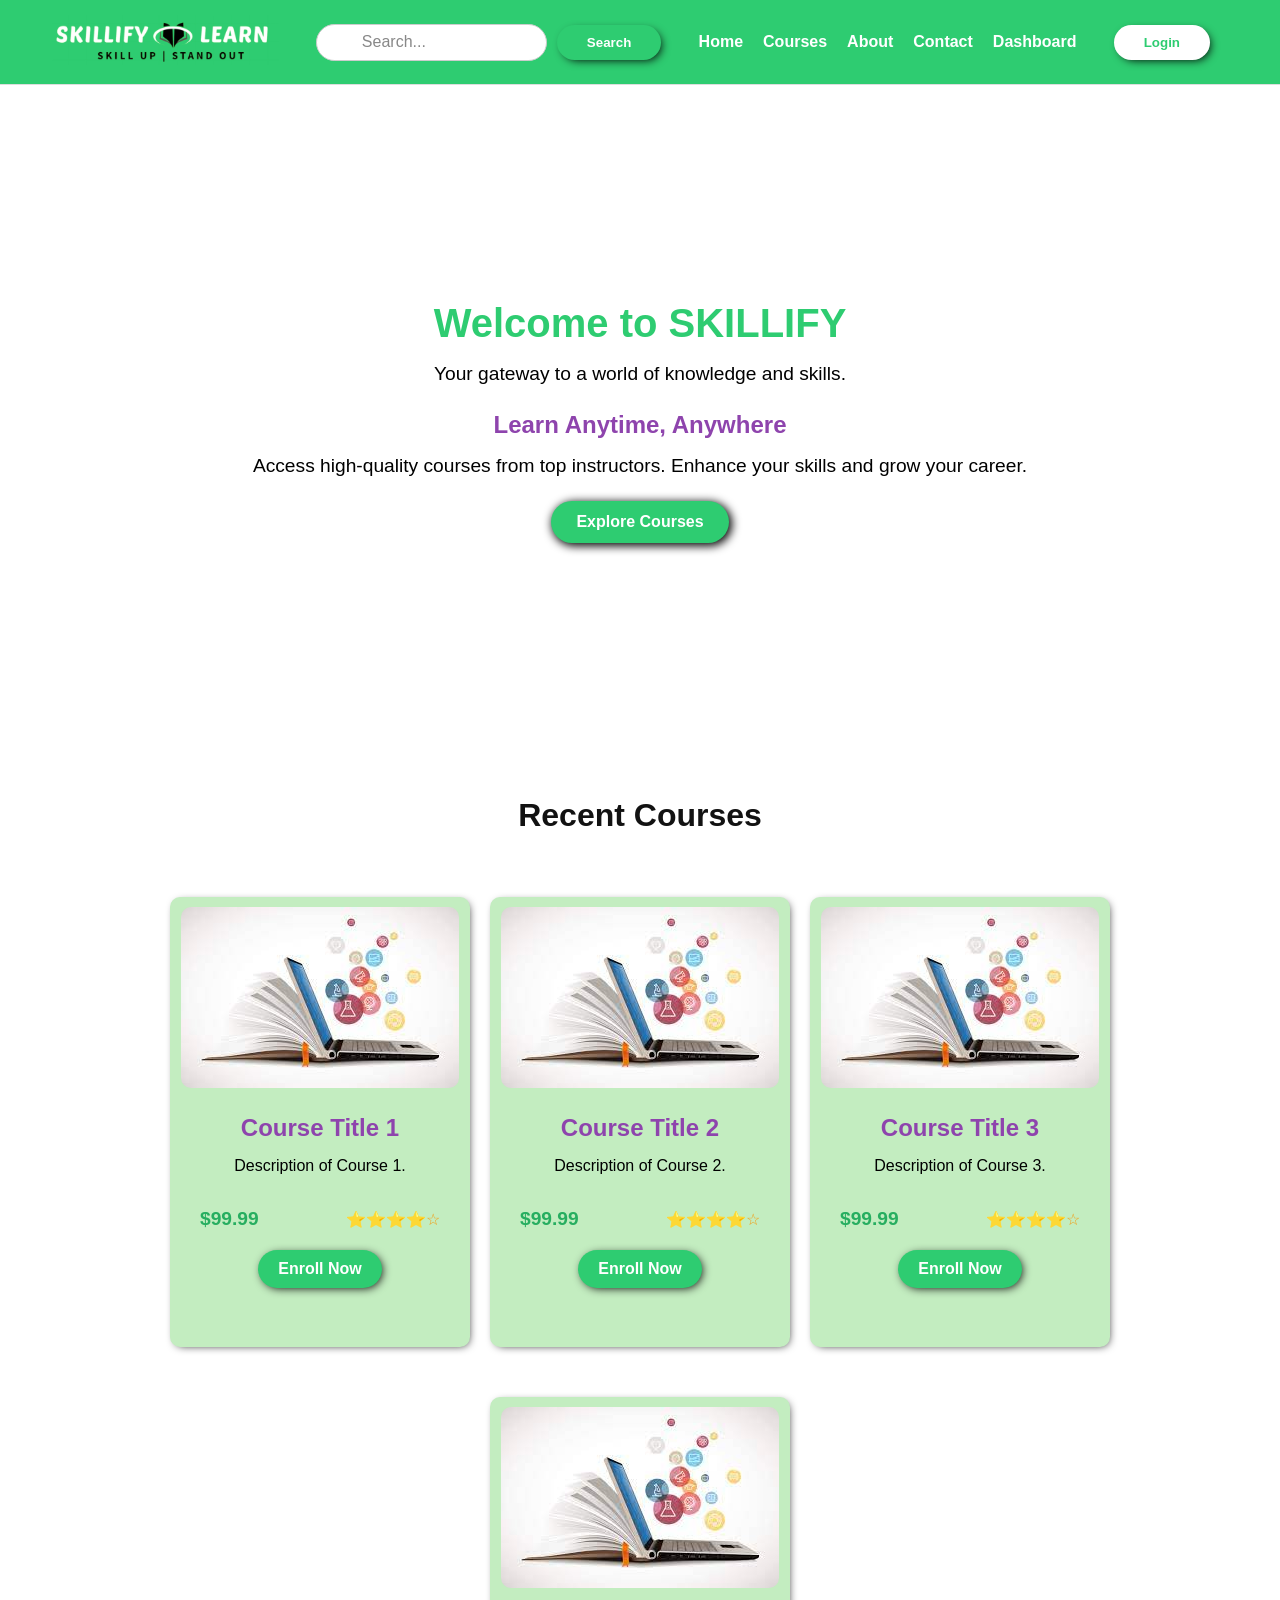
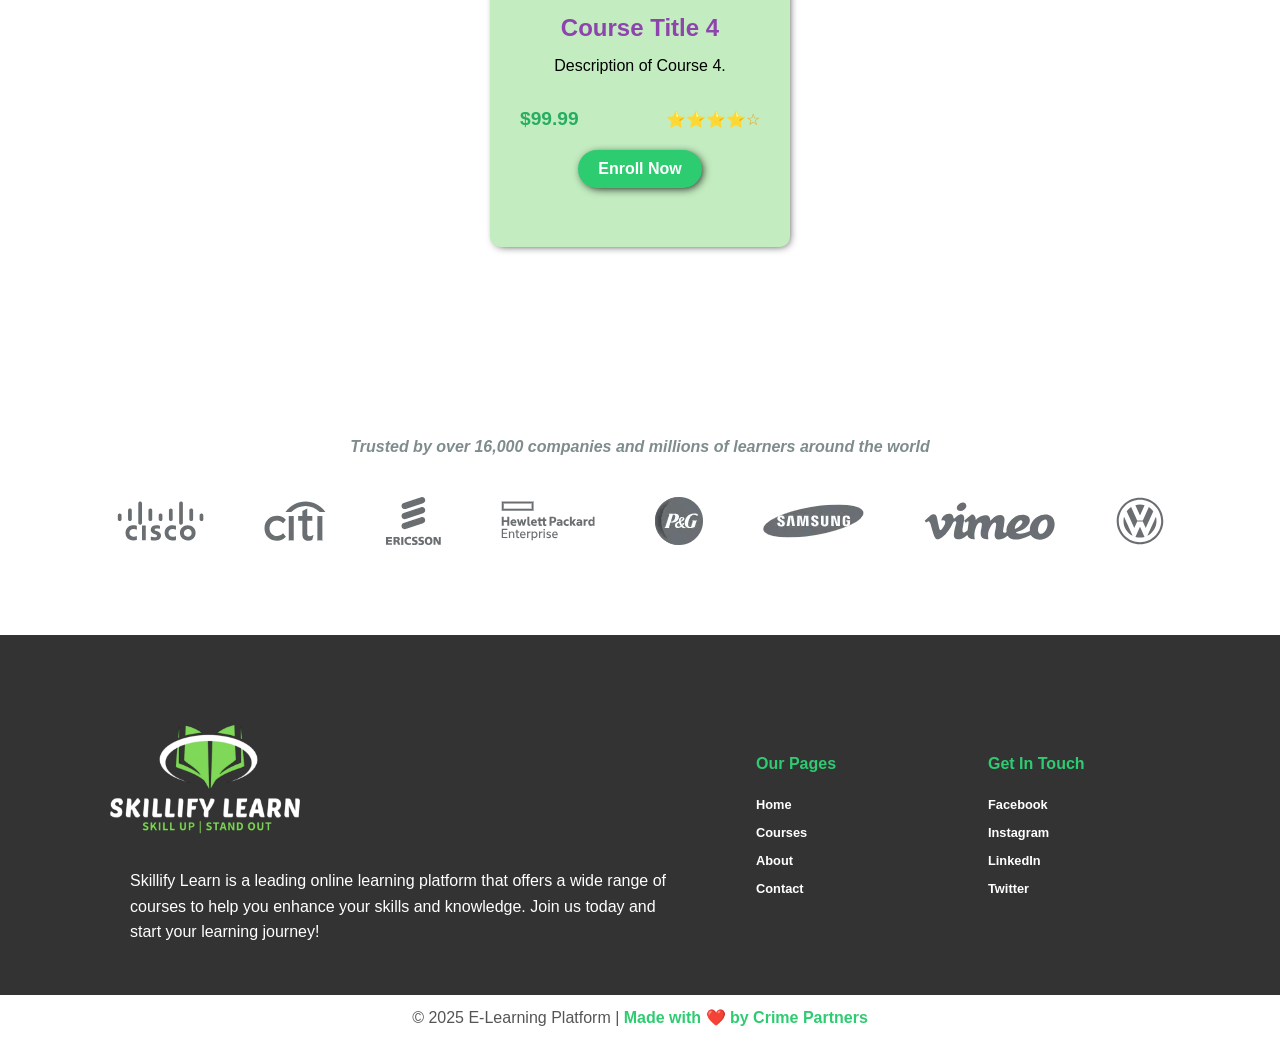
<file: index.html>
<!DOCTYPE html>
<html lang="en">
<head>
    <meta charset="UTF-8">
    <meta name="viewport" content="width=device-width, initial-scale=1.0">
    <title>SKILLIFY</title>
    <link rel="stylesheet" href="stylesheet.css">
</head>
<body>
    <!-- Header Section -->
    <header class="header">
        <div class="logo">
            <a href="index.html">
                <img src="web_logo.png" alt="Logo"></a>
        </div>
      
        <div class="search-toggle" id="search">🔍</div>
      
        <div class="search-bar" id="search-bar">
          <input type="text" placeholder="Search...">
          <button>Search</button>
        </div>
      
        <nav class="navbar" id="navbar">
          <ul class="nav-menu">
                <li><a href="index.html">Home</a></li>
                <li><a href="course list.html">Courses</a></li>
                <li><a href="about.html">About</a></li>
                <li><a href="contact us.html">Contact</a></li>
                <li><a href="dashboard.html">Dashboard</a></li>

            </ul>
            
        </nav>
        
        <div class="menu-toggle" id="mobile-menu">
            ☰
          </div>
          
        <div class="auth-btn">
            <a href ="login.html">
          <button>Login</button>
          </a>
        </div>
        
        
    </header>

    
    <!-- Main Content -->
    <main class="main-content" >
        <div>
        
        <h2>Welcome to SKILLIFY</h2>
        <p>Your gateway to a world of knowledge and skills.</p>
            <h3 >Learn Anytime, Anywhere</h3>
        <p>Access high-quality courses from top instructors. Enhance your skills and grow your career.</p>
        <a href="course list.html">
            <button class="explore-btn">Explore Courses</button>
        </a>
        
        </div>

        
    </main>

    <section class="RecentCourses">
        <h2>Recent Courses </h2>
        <div class="course-list">
        
        <div class="course-card">
            <img src="[data-uri]" alt="Course 1" class="course-image">
            <h3>Course Title 1</h3>
            <p>Description of Course 1.</p>
            <div class="course-price-rating">
                <span class="course-price">$99.99</span> <!-- Add the price here -->
                <span class="course-rating">⭐⭐⭐⭐☆</span> <!-- Add the rating here -->
            </div>
            <button class="enroll-btn">Enroll Now</button>
        </div>
        <div class="course-card">
            <img src="[data-uri]" alt="Course 1" class="course-image">
            <h3>Course Title 2</h3>
            <p>Description of Course 2.</p>
            <div class="course-price-rating">
                <span class="course-price">$99.99</span> <!-- Add the price here -->
                <span class="course-rating">⭐⭐⭐⭐☆</span> <!-- Add the rating here -->
            </div>
            <button class="enroll-btn">Enroll Now</button>
        </div>
        <div class="course-card">
            <img src="[data-uri]" alt="Course 1" class="course-image">
            <h3>Course Title 3</h3>
            <p>Description of Course 3.</p>
            <div class="course-price-rating">
                <span class="course-price">$99.99</span> <!-- Add the price here -->
                <span class="course-rating">⭐⭐⭐⭐☆</span> <!-- Add the rating here -->
            </div>
            <button class="enroll-btn">Enroll Now</button>
        </div>
        <div class="course-card">
            <img src="[data-uri]" alt="Course 1" class="course-image">
            <h3>Course Title 4</h3>
            <p>Description of Course 4.</p>
            <div class="course-price-rating">
                <span class="course-price">$99.99</span> <!-- Add the price here -->
                <span class="course-rating">⭐⭐⭐⭐☆</span> <!-- Add the rating here -->
            </div>
            <button class="enroll-btn">Enroll Now</button>
        </div>
        
        <!-- Add more course cards as needed -->
        </div>
    </section>

    </div>

    <div class="company-section">
        <h6>Trusted by over 16,000 companies and millions of learners around the world </h6>
        <div class="logos-container">
            <img src="images/cisco_logo.webp" alt="Company 1" class="company-logo">
            <img src="images/citi_logo.webp" alt="Company 2" class="company-logo">
            <img src="images/ericsson_logo.webp" alt="Company 3" class="company-logo">
            <img src="images/hewlett_packard_enterprise_logo.webp" alt="Company 4" class="company-logo">
            <img src="images/procter_gamble_logo.webp" alt="Company 5" class="company-logo">
            <img src="images/samsung_logo.webp" alt="Company 6" class="company-logo">
            <img src="images/vimeo_logo_resized-2.webp" alt="Company 7" class="company-logo">
            <img src="images/volkswagen_logo.webp" alt="Company 8" class="company-logo">
        </div>
        
    </div>
    


    <!-- Footer Section -->
    <footer >
        <div class="footer-container">
            <div style="width: 60%;">
                <img src="footer_logo.png" alt="skillify logo" class="footer-logo">
                <p>Skillify Learn is a leading online learning platform that offers a wide range of courses to help you enhance your skills and knowledge. Join us today and start your learning journey!</p>
            </div>
            <div style="width: 20%;">
                <h4>Our Pages</h4>
                <ul class="footer-list">
                    <li><a href="index.html">Home</a></li>
                    <li><a href="course list.html">Courses</a></li>
                    <li><a href="about.html">About</a></li>
                    <li><a href="contact us.html">Contact</a></li>
                </ul>
            </div>
            <div style="width: 20%;">
                <h4>Get In Touch</h4>
                <ul class="footer-list">
                    <li><a href="#">Facebook</a></li>
                    <li><a href="#">Instagram</a></li>
                    <li><a href="#">LinkedIn</a></li>
                    <li><a href="#">Twitter</a></li>
                </ul>
            </div>
            
            
                
        </div>
        <p>&copy; 2025 E-Learning Platform | <span>Made with ❤️ by Crime Partners</span></p>
    </footer>


    <script>
        // Mobile menu toggle
        const menuToggle = document.getElementById('mobile-menu');
        const navbar = document.getElementById('navbar');
        menuToggle.addEventListener('click', () => {
          navbar.classList.toggle('active');
        });
      
        // Search bar toggle
        const searchToggle = document.getElementById('search');
        console.log(searchToggle);
        
        const searchBar = document.querySelector('.search-bar');
        console.log(searchBar);
        
        searchToggle.addEventListener('click', (e) => {
            
          searchBar.classList.toggle('active');
        });
      </script>
      
      


    
</body>
</html>
</file>
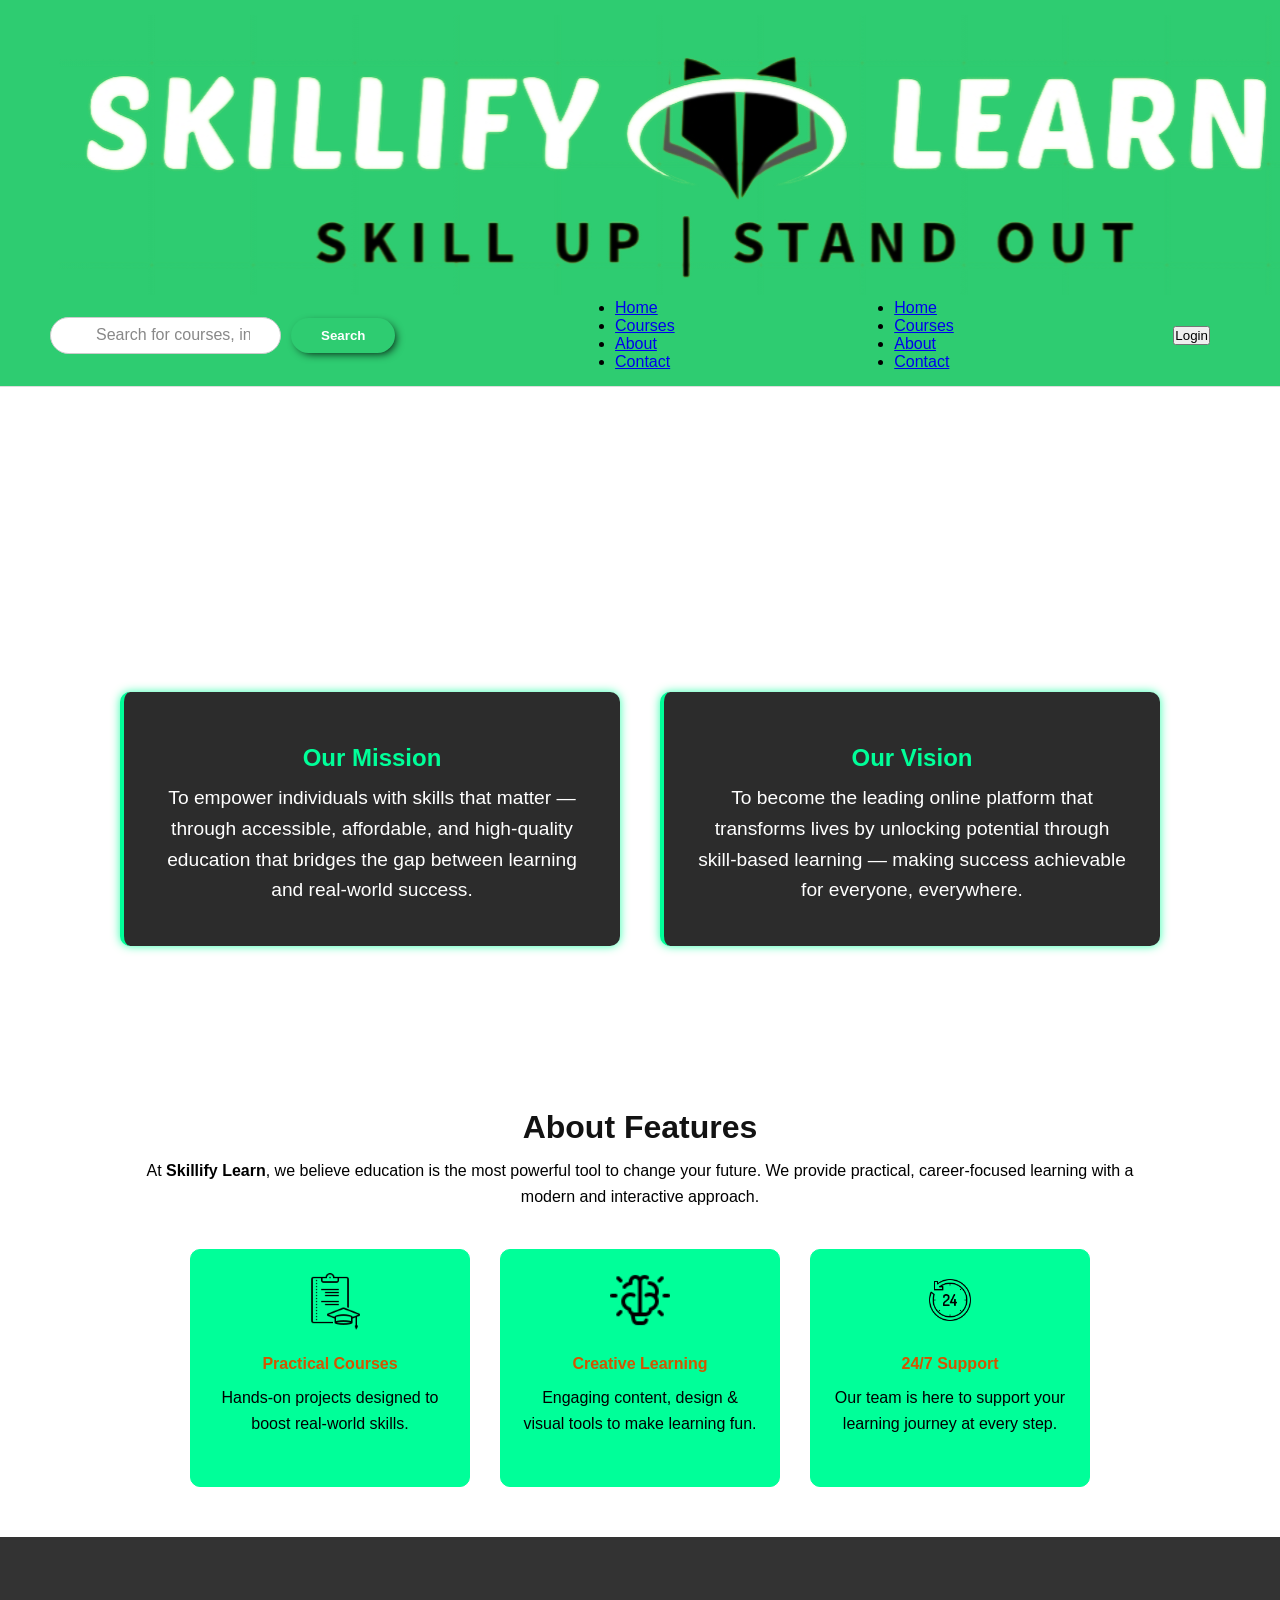
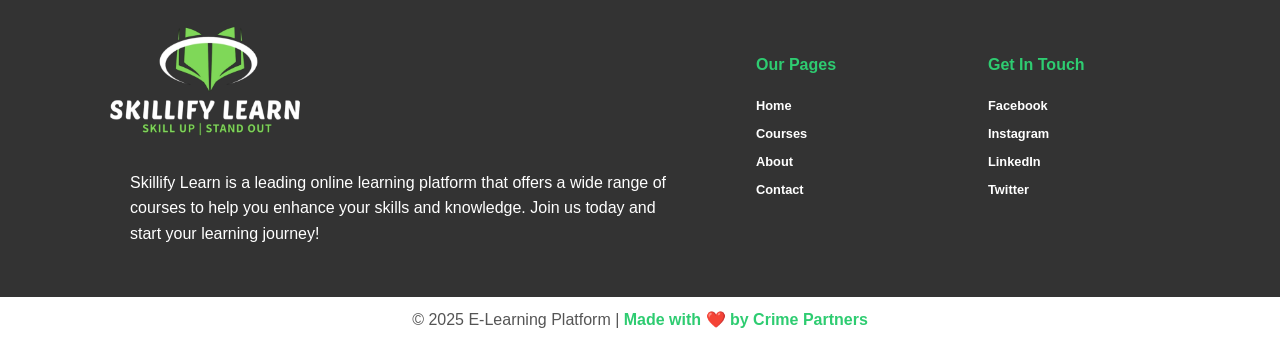
<file: about-us.html>
<!DOCTYPE html>
<html lang="en">
<head>
    <meta charset="UTF-8">
    <meta name="viewport" content="width=device-width, initial-scale=1.0">
    <title>About Us</title>
    <link rel="stylesheet" href="stylesheet.css">
    <script>
      function toggleMenu() {
        const nav = document.getElementById('navbar');
        nav.classList.toggle('active');
      }
    </script>
    
</head>
<body>
    <!-- Header Section -->
    <header class="header">
        <a href="index.html" class="logo-link">
            <img src="web_logo.png" alt="skillify Learn logo" class="logo" >
        </a>
        <div class="search-bar">
            <input type="text" placeholder="Search for courses, instructors, or topics...">
            <button class="search-btn">Search</button>
        </div>
        
          <!-- Hamburger Menu -->
          <div class="menu-icon" onclick="toggleMenu()">
            ☰
          </div>
        
          <div class="nav" id="navbar">
            <ul>
              <li><a href="#">Home</a></li>
              <li><a href="#">Courses</a></li>
              <li><a href="#">About</a></li>
              <li><a href="#">Contact</a></li>
            </ul>
          </div>
        
          
        
        <nav class="nav">
            <ul>
                <li><a href="index.html">Home</a></li>
                <li><a href="course list.html">Courses</a></li>
                <li><a href="about.html">About</a></li>
                <li><a href="contact us.html">Contact</a></li>
            </ul>
        </nav>
        <button class="auth-btn"> <a href="login.html" style="text-decoration: none; color: black;">Login</a></button>
    </header>

    <!-- Main Content -->
    <main class="about-us" >
        <div >
            <h2>About Us</h2>
            <p>Welcome to Skillify Learn, your premier destination for online learning. <br>We are dedicated to providing high-quality courses that empower individuals to enhance their skills and knowledge.</p>
           
        </div>
        <div class="mission-vision">
            <div class="mission">
              <h3><span class="highlight">Our</span> Mission</h3>
              <p>
                To empower individuals with skills that matter — through accessible, affordable, and high-quality education that bridges the gap between learning and real-world success.
              </p>
            </div>
            <div class="vision">
              <h3><span class="highlight">Our</span> Vision</h3>
              <p>
                To become the leading online platform that transforms lives by unlocking potential through skill-based learning — making success achievable for everyone, everywhere.
              </p>
            </div>
          </div>
    </main>

    <section  class="Feature-section">
        <div class="container">
          <div class="feature-content">
            <h2>About Features</h2>
            <p>
              At <strong>Skillify Learn</strong>, we believe education is the most powerful tool to change your future. 
              We provide practical, career-focused learning with a modern and interactive approach.
            </p>
      
           
            
      
            <!-- Features Section -->
            <div class="features">
              <div class="feature-box">
                <img src="icons/icons8-syllabus-80.png" alt="clipboard with cap">
                <h4>Practical Courses</h4>
                <p>Hands-on projects designed to boost real-world skills.</p>
              </div>
      
              <div class="feature-box">
                <img src="icons/icons8-bright-mind-48.png" alt="brain light bulb">
                <h4>Creative Learning</h4>
                <p>Engaging content, design & visual tools to make learning fun.</p>
              </div>
      
              <div class="feature-box">
                <img src="icons/icons8-last-24-hours-100.png" alt="24/7 Support Icon">
                <h4>24/7 Support</h4>
                <p>Our team is here to support your learning journey at every step.</p>
              </div>
            </div>
          </div>
        </div>
      </section>
      

    <!-- Footer content -->
    <footer >
      <div class="footer-container">
          <div style="width: 60%;">
              <img src="footer_logo.png" alt="skillify logo" class="footer-logo">
              <p>Skillify Learn is a leading online learning platform that offers a wide range of courses to help you enhance your skills and knowledge. Join us today and start your learning journey!</p>
          </div>
          <div style="width: 20%;">
              <h4>Our Pages</h4>
              <ul class="footer-list">
                  <li><a href="index.html">Home</a></li>
                  <li><a href="course list.html">Courses</a></li>
                  <li><a href="about.html">About</a></li>
                  <li><a href="contact us.html">Contact</a></li>
              </ul>
          </div>
          <div style="width: 20%;">
              <h4>Get In Touch</h4>
              <ul class="footer-list">
                  <li><a href="#">Facebook</a></li>
                  <li><a href="#">Instagram</a></li>
                  <li><a href="#">LinkedIn</a></li>
                  <li><a href="#">Twitter</a></li>
              </ul>
          </div>
          
          
              
      </div>
      <p>&copy; 2025 E-Learning Platform | <span>Made with ❤️ by Crime Partners</span></p>
  </footer>
    
</body>
</html>
</file>
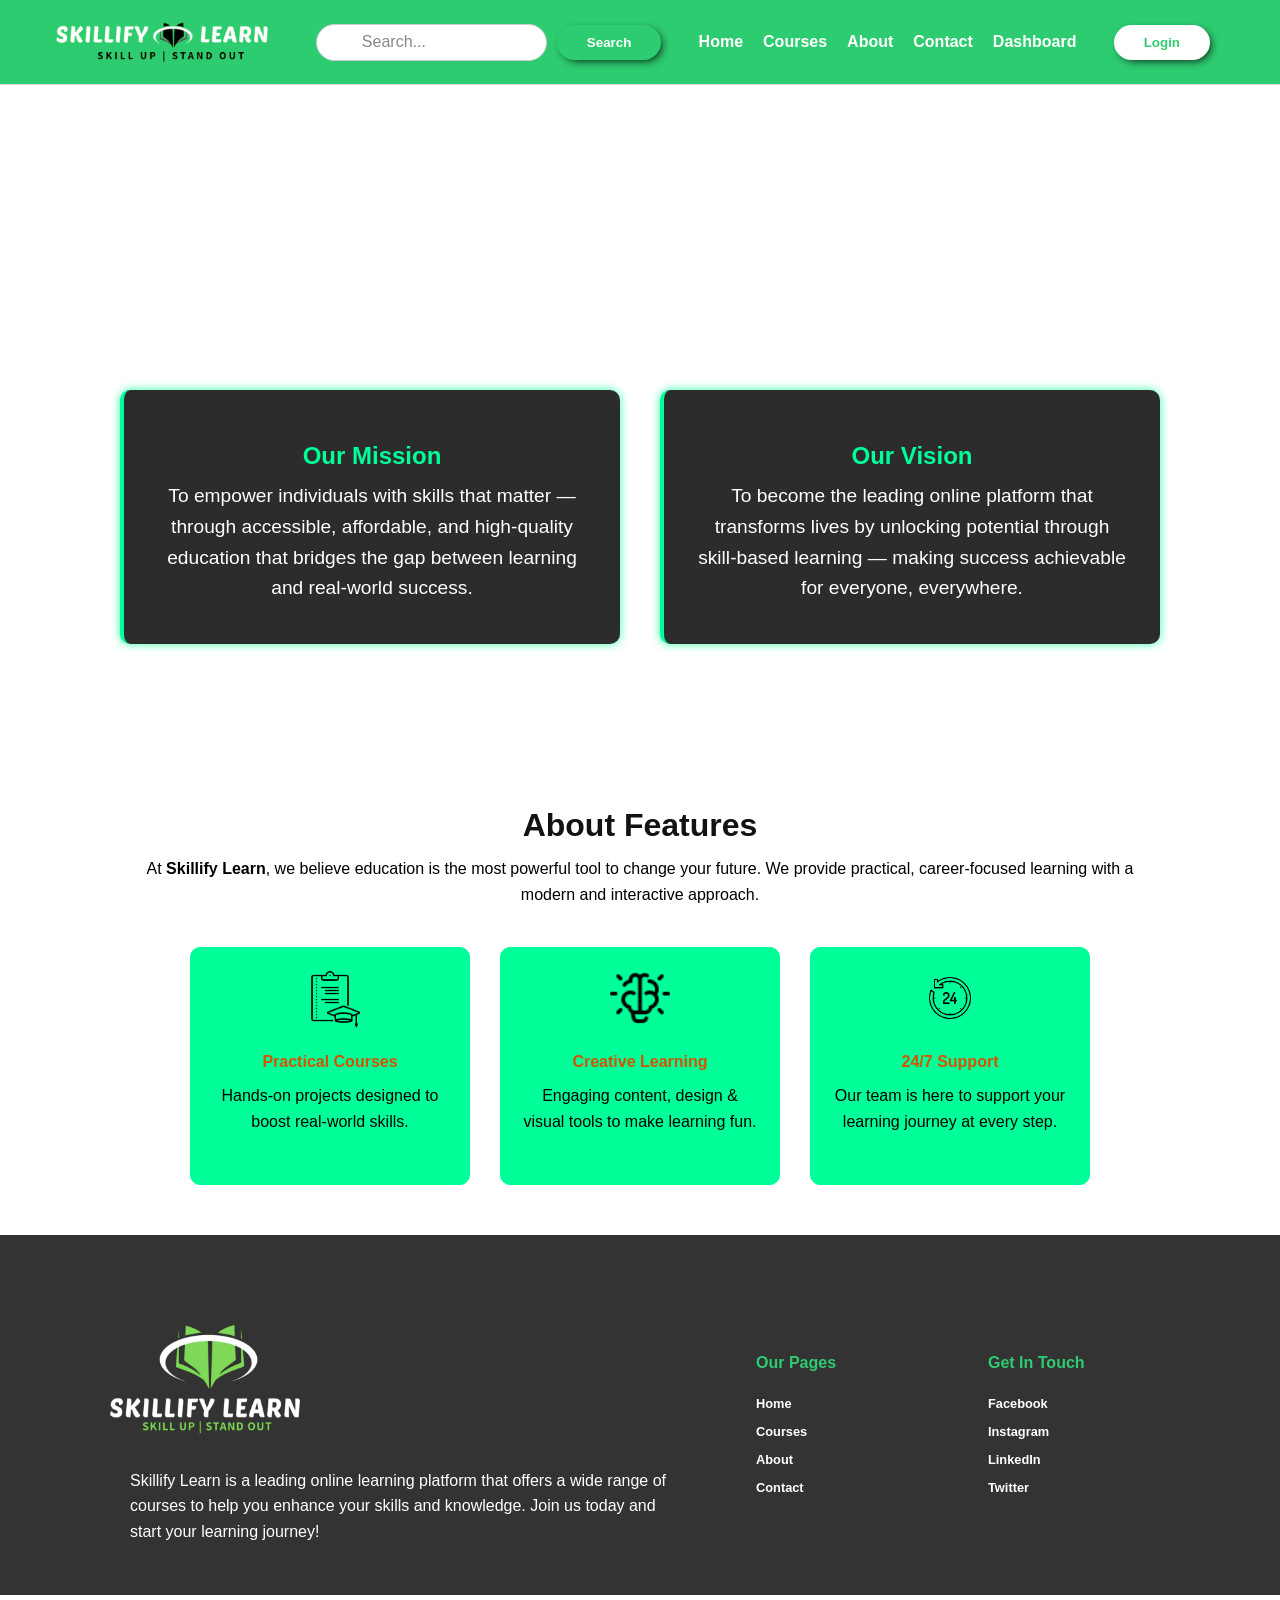
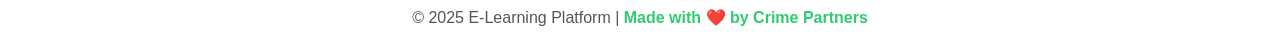
<file: about.html>
<!DOCTYPE html>
<html lang="en">
<head>
    <meta charset="UTF-8">
    <meta name="viewport" content="width=device-width, initial-scale=1.0">
    <title>About Us</title>
    <link rel="stylesheet" href="stylesheet.css">
    <script>
      function toggleMenu() {
        const nav = document.getElementById('navbar');
        nav.classList.toggle('active');
      }
    </script>
    
</head>
<body>
    <!-- Header Section -->
    <header class="header">
      <div class="logo">
        <a href="index.html">
          <img src="web_logo.png" alt="Logo"></a>
      </div>
    
      <div class="search-toggle" id="search">🔍</div>
    
      <div class="search-bar" id="search-bar">
        <input type="text" placeholder="Search...">
        <button>Search</button>
      </div>
    
      <nav class="navbar" id="navbar">
        <ul class="nav-menu">
              <li><a href="index.html">Home</a></li>
              <li><a href="course list.html">Courses</a></li>
              <li><a href="about.html">About</a></li>
              <li><a href="contact us.html">Contact</a></li>
              <li><a href="dashboard.html">Dashboard</a></li>

          </ul>
          
      </nav>
      
      <div class="menu-toggle" id="mobile-menu">
          ☰
        </div>
        
      <div class="auth-btn">
          <a href ="login.html">
          <button>Login</button>
          </a>
      </div>
      
      
  </header>

    <!-- Main Content -->
    <main class="about-us" >
        <div >
            <h2>About Us</h2>
            <p>Welcome to Skillify Learn, your premier destination for online learning. <br>We are dedicated to providing high-quality courses that empower individuals to enhance their skills and knowledge.</p>
        </div>
        <div class="mission-vision">
            <div class="mission">
              <h3><span class="highlight">Our</span> Mission</h3>
              <p>
                To empower individuals with skills that matter — through accessible, affordable, and high-quality education that bridges the gap between learning and real-world success.
              </p>
            </div>
            <div class="vision">
              <h3><span class="highlight">Our</span> Vision</h3>
              <p>
                To become the leading online platform that transforms lives by unlocking potential through skill-based learning — making success achievable for everyone, everywhere.
              </p>
            </div>
          </div>
    </main>

    <section  class="Feature-section">
        <div class="container">
          <div class="feature-content">
            <h2>About Features</h2>
            <p>
              At <strong>Skillify Learn</strong>, we believe education is the most powerful tool to change your future. 
              We provide practical, career-focused learning with a modern and interactive approach.
            </p>
      
           
            
      
            <!-- Features Section -->
            <div class="features">
              <div class="feature-box">
                <img src="icons/icons8-syllabus-80.png" alt="clipboard with cap">
                <h4>Practical Courses</h4>
                <p>Hands-on projects designed to boost real-world skills.</p>
              </div>
      
              <div class="feature-box">
                <img src="icons/icons8-bright-mind-48.png" alt="brain light bulb">
                <h4>Creative Learning</h4>
                <p>Engaging content, design & visual tools to make learning fun.</p>
              </div>
      
              <div class="feature-box">
                <img src="icons/icons8-last-24-hours-100.png" alt="24/7 Support Icon">
                <h4>24/7 Support</h4>
                <p>Our team is here to support your learning journey at every step.</p>
              </div>
            </div>
          </div>
        </div>
      </section>
      

    <!-- Footer content -->
    <footer >
      <div class="footer-container">
          <div style="width: 60%;">
              <img src="footer_logo.png" alt="skillify logo" class="footer-logo">
              <p>Skillify Learn is a leading online learning platform that offers a wide range of courses to help you enhance your skills and knowledge. Join us today and start your learning journey!</p>
          </div>
          <div style="width: 20%;">
              <h4>Our Pages</h4>
              <ul class="footer-list">
                  <li><a href="index.html">Home</a></li>
                  <li><a href="course list.html">Courses</a></li>
                  <li><a href="about.html">About</a></li>
                  <li><a href="contact us.html">Contact</a></li>
              </ul>
          </div>
          <div style="width: 20%;">
              <h4>Get In Touch</h4>
              <ul class="footer-list">
                  <li><a href="#">Facebook</a></li>
                  <li><a href="#">Instagram</a></li>
                  <li><a href="#">LinkedIn</a></li>
                  <li><a href="#">Twitter</a></li>
              </ul>
          </div>
          
          
              
      </div>
      <p>&copy; 2025 E-Learning Platform | <span>Made with ❤️ by Crime Partners</span></p>
  </footer>
  
  <script>
    // Mobile menu toggle
    const menuToggle = document.getElementById('mobile-menu');
    const navbar = document.getElementById('navbar');
    menuToggle.addEventListener('click', () => {
      navbar.classList.toggle('active');
    });
  
    // Search bar toggle
    const searchToggle = document.getElementById('search');
    console.log(searchToggle);
    
    const searchBar = document.querySelector('.search-bar');
    console.log(searchBar);
    
    searchToggle.addEventListener('click', (e) => {
        
      searchBar.classList.toggle('active');
    });
  </script>


</body>
</html>
</file>
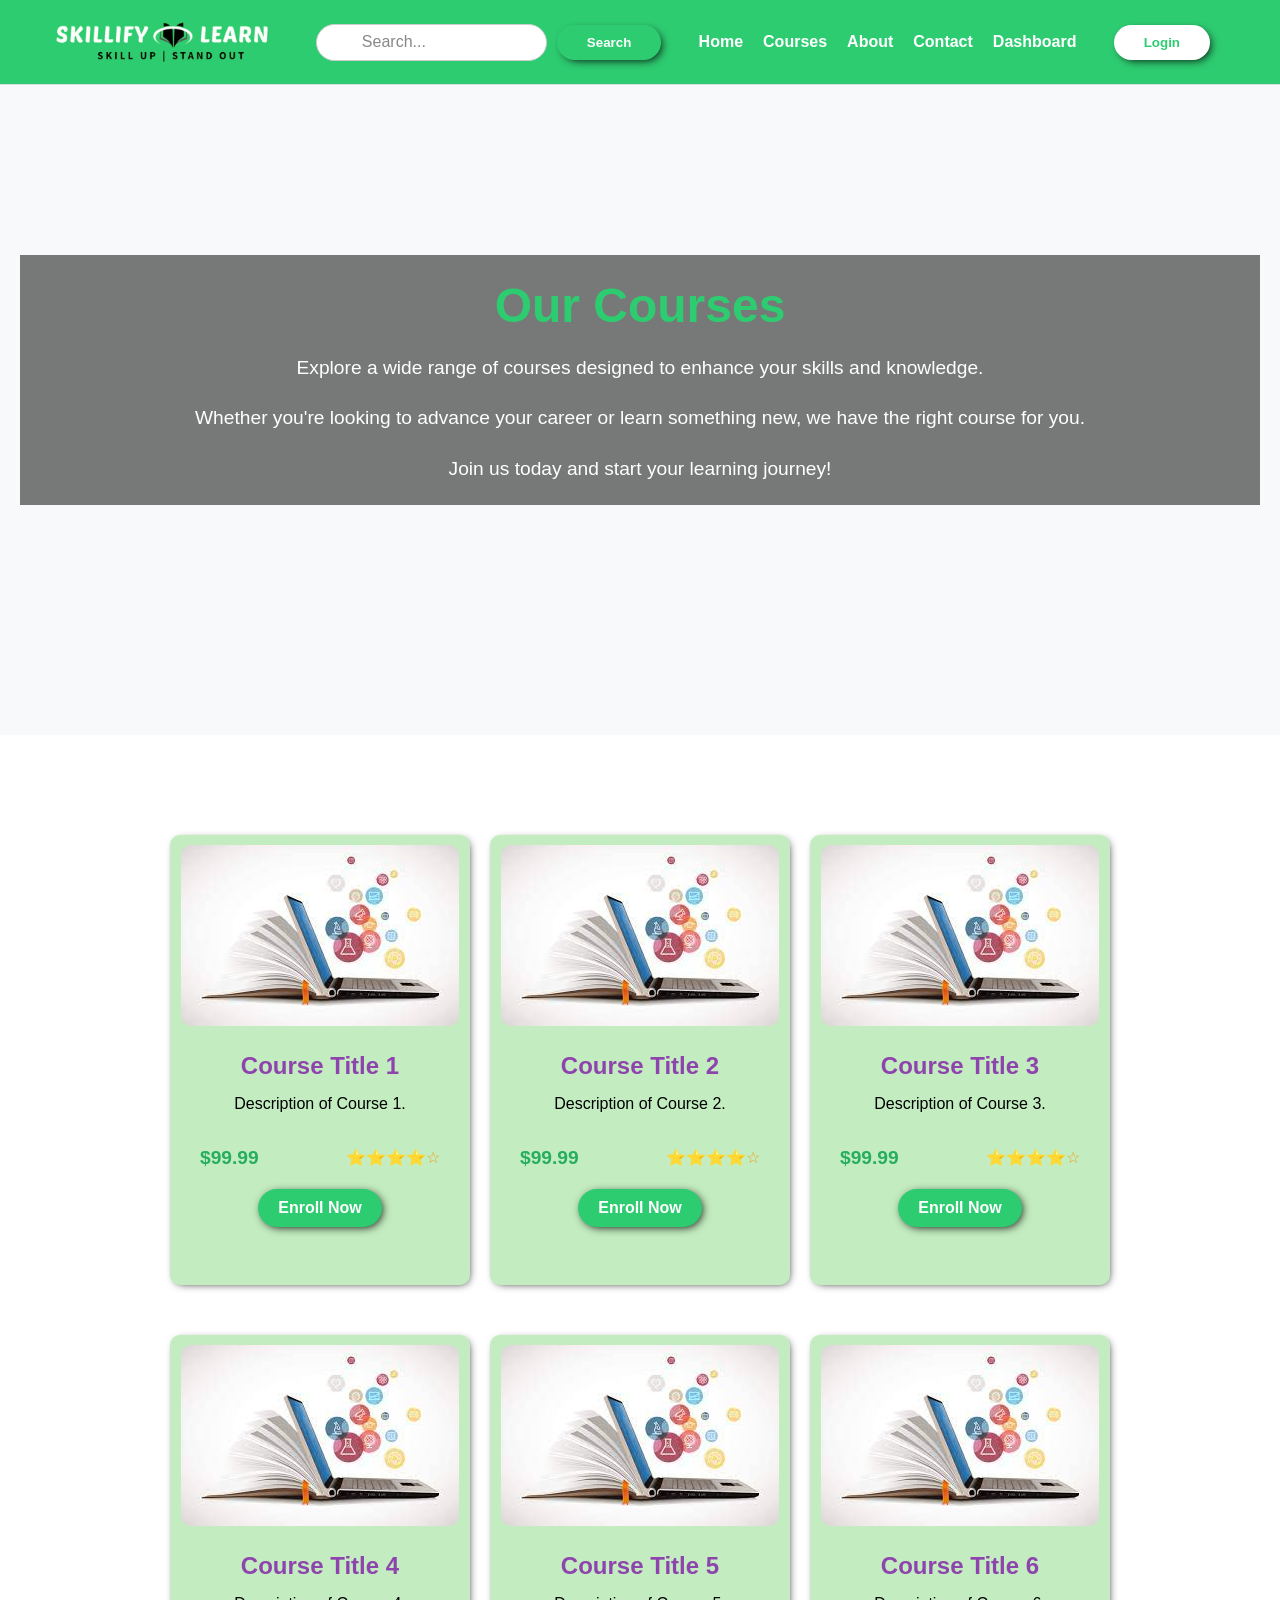
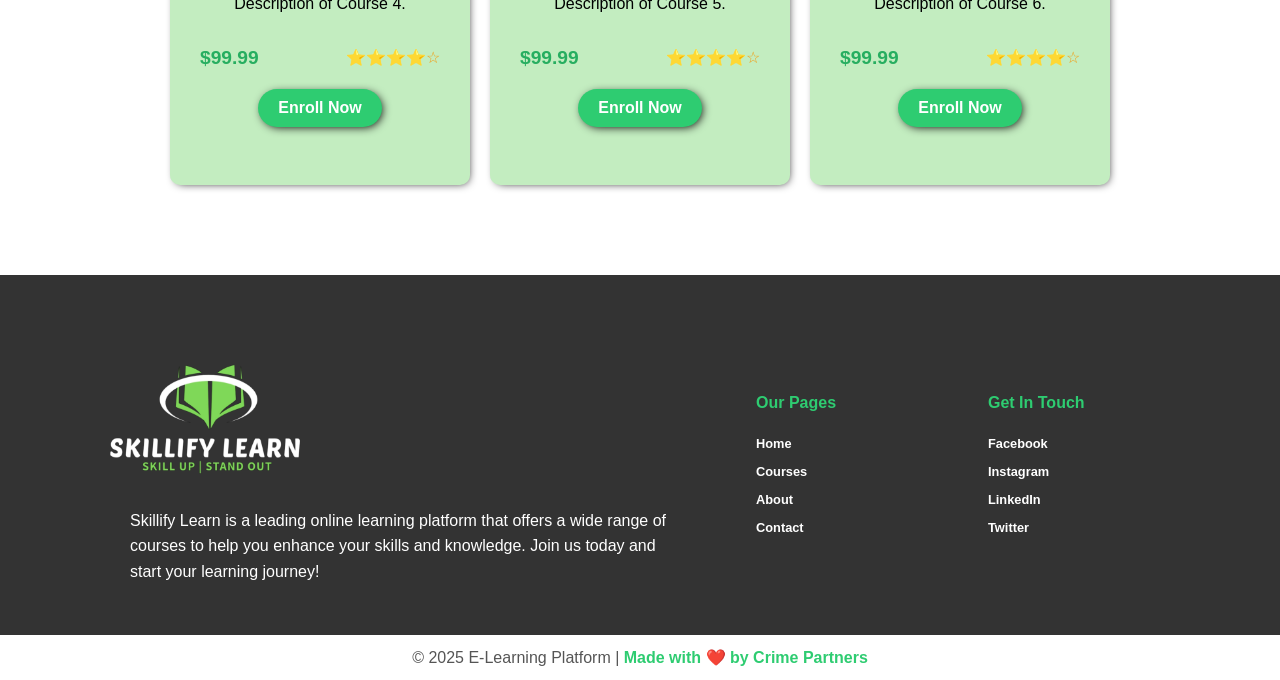
<file: course list.html>
<!DOCTYPE html>
<html lang="en">
<head>
    <meta charset="UTF-8">
    <meta name="viewport" content="width=device-width, initial-scale=1.0">
    <title>Course List</title>
    <link rel="stylesheet" href="stylesheet.css">

    <style>
        /* h2 {
            text-align: center;
            margin: 60px;
        } */
        </style>

</html>

<body>
    <!-- Header Section -->
    <header class="header">
        <div class="logo">
            <a href="index.html">
                <img src="web_logo.png" alt="Logo"></a>
        </div>
      
        <div class="search-toggle" id="search">🔍</div>
      
        <div class="search-bar" id="search-bar">
          <input type="text" placeholder="Search...">
          <button>Search</button>
        </div>
      
        <nav class="navbar" id="navbar">
          <ul class="nav-menu">
                <li><a href="index.html">Home</a></li>
                <li><a href="course list.html">Courses</a></li>
                <li><a href="about.html">About</a></li>
                <li><a href="contact us.html">Contact</a></li>
                <li><a href="dashboard.html">Dashboard</a></li>

            </ul>
            
        </nav>
        
        <div class="menu-toggle" id="mobile-menu">
            ☰
          </div>
          
        <div class="auth-btn">
            <a href ="login.html">
          <button>Login</button>
          </a>
        </div>
        
        
    </header>

    <!-- Course Content -->
     <div class="our-courses">
         <div class ="course-intro">
            <h1>Our Courses</h1>
         <p>Explore a wide range of courses designed to enhance your skills and knowledge.</p>
            <p>Whether you're looking to advance your career or learn something new, we have the right course for you.</p>
            <p>Join us today and start your learning journey!</p>
            <p>
                
            </p>
        </div>
     </div>

    <main class="course-list">
        <div class="course-card">
            <img src="[data-uri]" alt="Course 1" class="course-image">
            <h3>Course Title 1</h3>
            <p>Description of Course 1.</p>
            <div class="course-price-rating">
                <span class="course-price">$99.99</span> <!-- Add the price here -->
                <span class="course-rating">⭐⭐⭐⭐☆</span> <!-- Add the rating here -->
            </div>
            <button class="enroll-btn">Enroll Now</button>
        </div>
        <div class="course-card">
            <img src="[data-uri]" alt="Course 1" class="course-image">
            <h3>Course Title 2</h3>
            <p>Description of Course 2.</p>
            <div class="course-price-rating">
                <span class="course-price">$99.99</span> <!-- Add the price here -->
                <span class="course-rating">⭐⭐⭐⭐☆</span> <!-- Add the rating here -->
            </div>
            <button class="enroll-btn">Enroll Now</button>
        </div>
        <div class="course-card">
            <img src="[data-uri]" alt="Course 1" class="course-image">
            <h3>Course Title 3</h3>
            <p>Description of Course 3.</p>
            <div class="course-price-rating">
                <span class="course-price">$99.99</span> <!-- Add the price here -->
                <span class="course-rating">⭐⭐⭐⭐☆</span> <!-- Add the rating here -->
            </div>
            <button class="enroll-btn">Enroll Now</button>
        </div>
        <div class="course-card">
            <img src="[data-uri]" alt="Course 1" class="course-image">
            <h3>Course Title 4</h3>
            <p>Description of Course 4.</p>
            <div class="course-price-rating">
                <span class="course-price">$99.99</span> <!-- Add the price here -->
                <span class="course-rating">⭐⭐⭐⭐☆</span> <!-- Add the rating here -->
            </div>
            <button class="enroll-btn">Enroll Now</button>
        </div>
        <div class="course-card">
            <img src="[data-uri]" alt="Course 1" class="course-image">
            <h3>Course Title 5</h3>
            <p>Description of Course 5.</p>
            <div class="course-price-rating">
                <span class="course-price">$99.99</span> <!-- Add the price here -->
                <span class="course-rating">⭐⭐⭐⭐☆</span> <!-- Add the rating here -->
            </div>
            <button class="enroll-btn">Enroll Now</button>
        </div>
        <div class="course-card">
            <img src="[data-uri]" alt="Course 1" class="course-image">
            <h3>Course Title 6</h3>
            <p>Description of Course 6.</p>
            <div class="course-price-rating">
                <span class="course-price">$99.99</span> <!-- Add the price here -->
                <span class="course-rating">⭐⭐⭐⭐☆</span> <!-- Add the rating here -->
            </div>
            <button class="enroll-btn">Enroll Now</button>
        </div>
        <!-- Add more course cards as needed -->
    </main>

    <!-- Footer Section -->
    <footer >
        <div class="footer-container">
            <div style="width: 60%;">
                <img src="footer_logo.png" alt="skillify logo" class="footer-logo">
                <p>Skillify Learn is a leading online learning platform that offers a wide range of courses to help you enhance your skills and knowledge. Join us today and start your learning journey!</p>
            </div>
            <div style="width: 20%;">
                <h4>Our Pages</h4>
                <ul class="footer-list">
                    <li><a href="index.html">Home</a></li>
                    <li><a href="course list.html">Courses</a></li>
                    <li><a href="about.html">About</a></li>
                    <li><a href="contact us.html">Contact</a></li>
                </ul>
            </div>
            <div style="width: 20%;">
                <h4>Get In Touch</h4>
                <ul class="footer-list">
                    <li><a href="#">Facebook</a></li>
                    <li><a href="#">Instagram</a></li>
                    <li><a href="#">LinkedIn</a></li>
                    <li><a href="#">Twitter</a></li>
                </ul>
            </div>
            
            
                
        </div>
        <p>&copy; 2025 E-Learning Platform | <span>Made with ❤️ by Crime Partners</span></p>
    </footer>

    <script>
        // Mobile menu toggle
        const menuToggle = document.getElementById('mobile-menu');
        const navbar = document.getElementById('navbar');
        menuToggle.addEventListener('click', () => {
          navbar.classList.toggle('active');
        });
      
        // Search bar toggle
        const searchToggle = document.getElementById('search');
        console.log(searchToggle);
        
        const searchBar = document.querySelector('.search-bar');
        console.log(searchBar);
        
        searchToggle.addEventListener('click', (e) => {
            
          searchBar.classList.toggle('active');
        });
      </script>

</body>
</html>
</file>
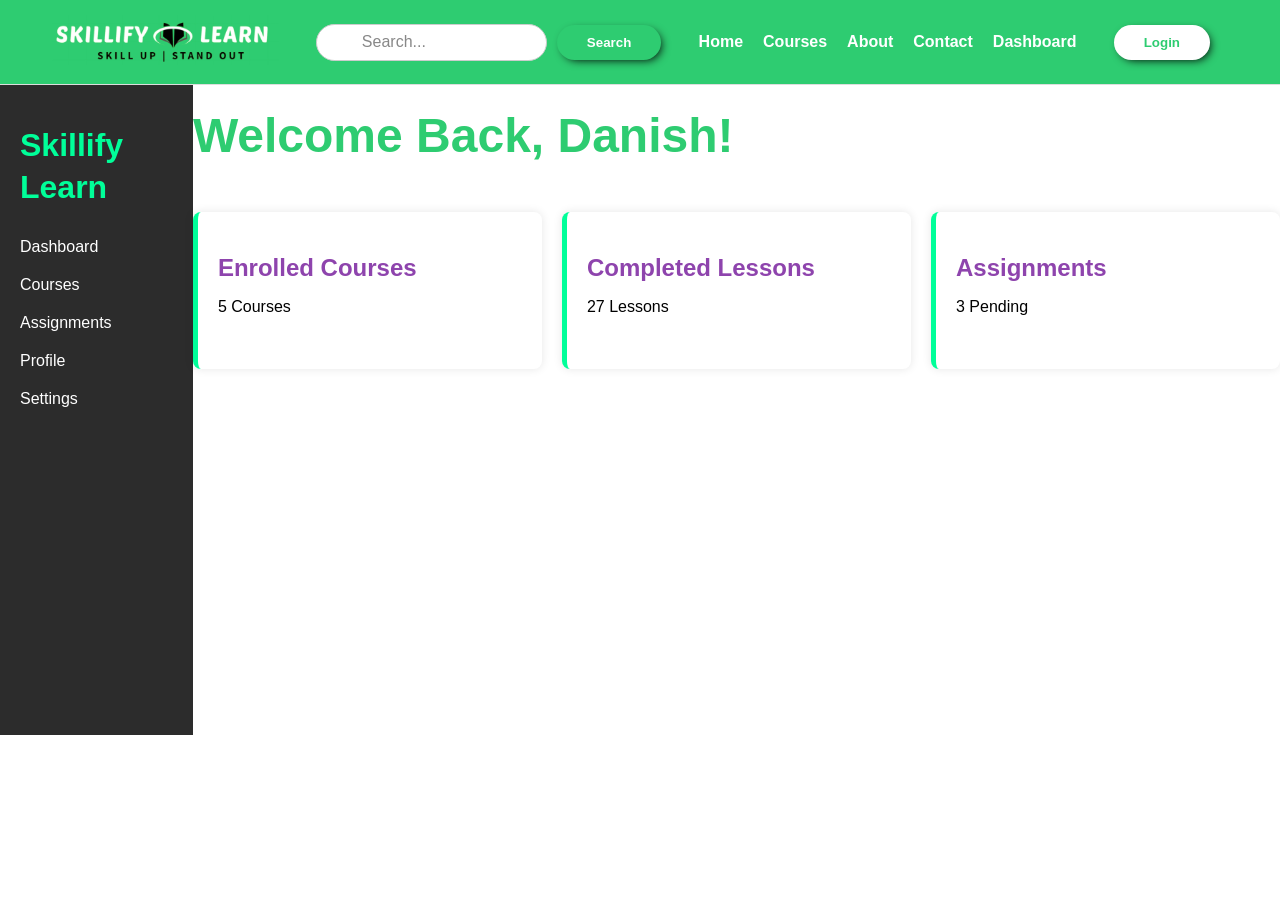
<file: dashboard.html>
<!DOCTYPE html>
<html lang="en">
<head>
  <meta charset="UTF-8" />
  <meta name="viewport" content="width=device-width, initial-scale=1.0"/>
  <title>Dashboard</title>
  <link rel="stylesheet" href="stylesheet.css" />
</head>
<body>

  <header class="header">
    <div class="logo"><a href="index.html">
      <img src="web_logo.png" alt="Logo"></a>
    </div>
  
    <div class="search-toggle" id="search">🔍</div>
  
    <div class="search-bar" id="search-bar">
      <input type="text" placeholder="Search...">
      <button>Search</button>
    </div>
  
    <nav class="navbar" id="navbar">
      <ul class="nav-menu">
            <li><a href="index.html">Home</a></li>
            <li><a href="course list.html">Courses</a></li>
            <li><a href="about.html">About</a></li>
            <li><a href="contact us.html">Contact</a></li>
            <li><a href="dashboard.html">Dashboard</a></li>

        </ul>
        
    </nav>
    
    <div class="menu-toggle" id="mobile-menu">
        ☰
      </div>
      
    <div class="auth-btn">
        <a href ="login.html">
          <button>Login</button>
          </a>
    </div>
    
    
</header>

  <div class="dashboard-container">
    
    <!-- Sidebar -->
    <aside class="sidebar">
      <h2>Skillify Learn</h2>
      <ul>
        <li><a href="dashboard.html">Dashboard</a></li>
        <li><a href="#">Courses</a></li>
        <li><a href="#">Assignments</a></li>
        <li><a href="profile.html">Profile</a></li>
        <li><a href="settings.html">Settings</a></li>
      </ul>
    </aside>

    <!-- Main Content -->
    <main class="Dashboard-content">
      <header class="topbar">
        <h1>Welcome Back, Danish!</h1>
      </header>

      <section class="cards">
        <div class="card">
          <h3>Enrolled Courses</h3>
          <p>5 Courses</p>
        </div>
        <div class="card">
          <h3>Completed Lessons</h3>
          <p>27 Lessons</p>
        </div>
        <div class="card">
          <h3>Assignments</h3>
          <p>3 Pending</p>
        </div>
      </section>

    </main>
  </div>

  <script>
    // Mobile menu toggle
    const menuToggle = document.getElementById('mobile-menu');
    const navbar = document.getElementById('navbar');
    menuToggle.addEventListener('click', (e) => {
      navbar.classList.toggle('active');
    });
  
    // Search bar toggle
    const searchToggle = document.getElementById('search');
    const searchBar = document.getElementById('.search-bar');
    
    searchToggle.addEventListener('click', (e) => {
        
      searchBar.classList.toggle('active');
    });
  </script>

</body>
</html>
</file>
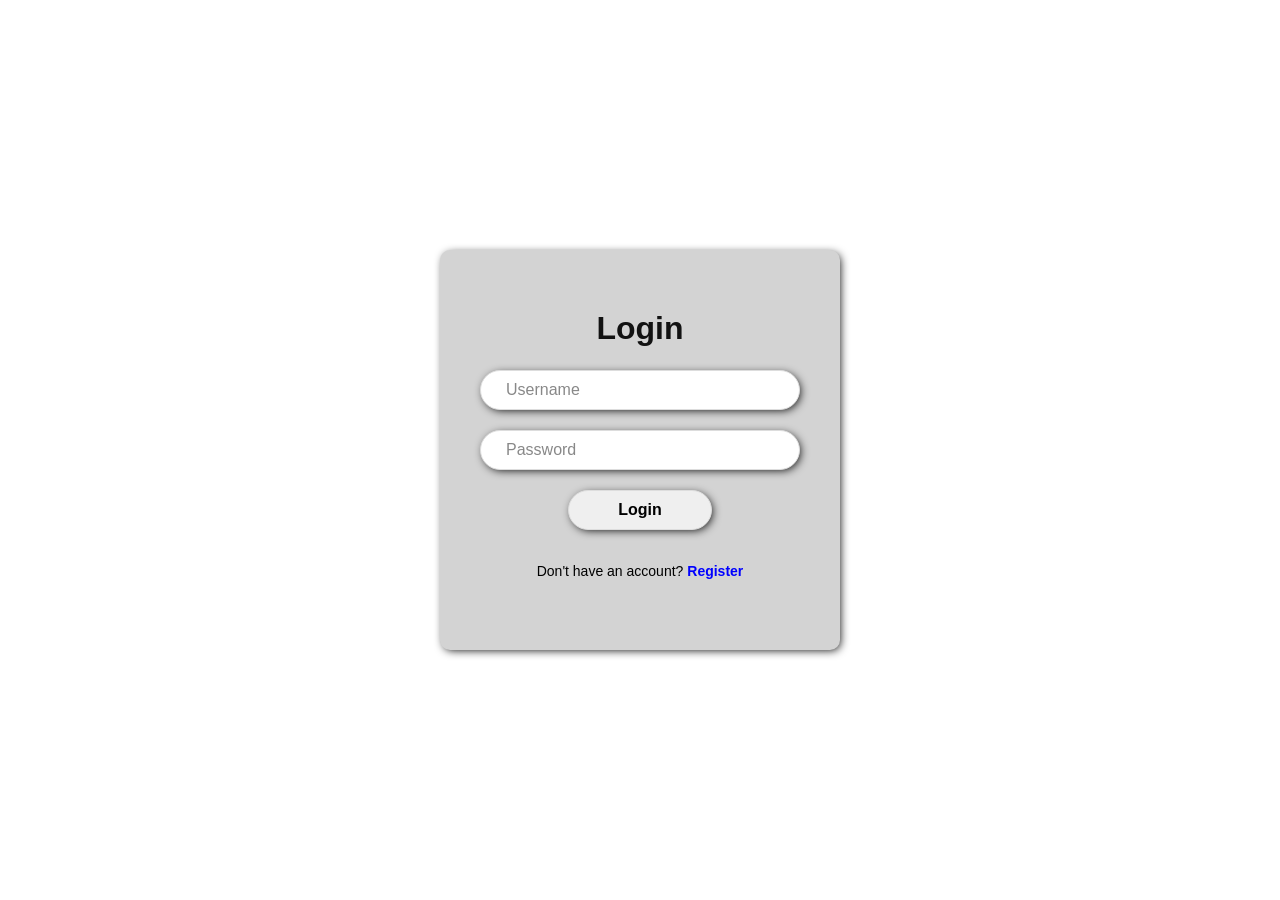
<file: log-in.html>
<!DOCTYPE html>
<html lang="en">
<head>
    <meta charset="UTF-8">
    <meta name="viewport" content="width=device-width, initial-scale=1.0">
    <title>Login Form</title>
    <link rel="stylesheet" href="stylesheet.css">
    <style>
        h2{
            text-align: center;
            margin-bottom: 20px;
        }
    body{
        background: none;
        display: flex;
        justify-content: center;
        align-items: center;
        height: 100vh;
    }
    
    </style>
</head>
<body>

    

    <div class="login-container">
        <h2>Login</h2>
        <div class="login-box" >
            <div class="input-box">
                <input type="text" placeholder="Username" required>
            </div>
            <div class="input-box">
                <input type="password" placeholder="Password" required>
            </div>
            <button class="login-btn">Login</button>
            <p class="register-link">Don't have an account? <a href="registration form.html">Register</a></p>
        </div>
    </div>

</body>
</html>
</file>
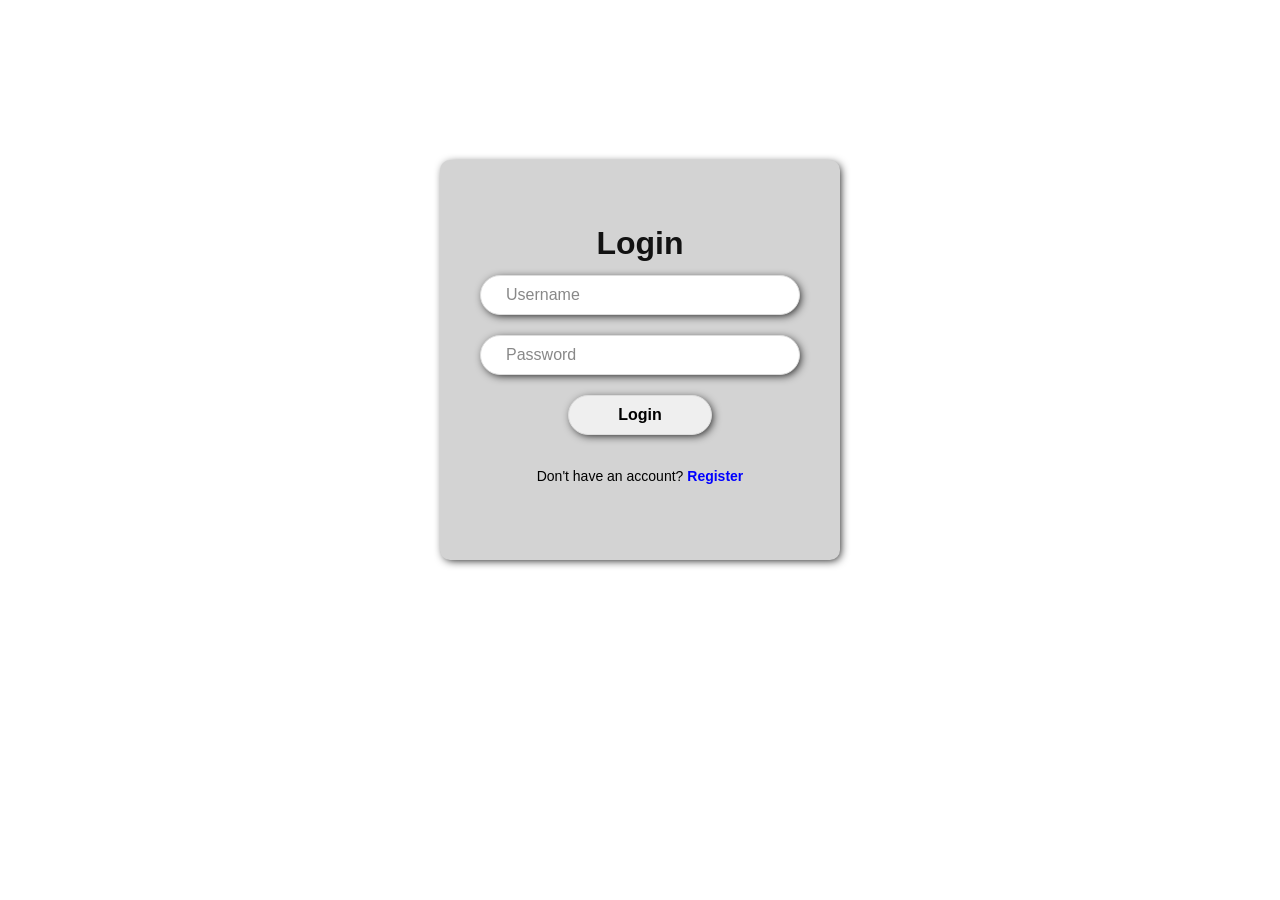
<file: login.html>
<!DOCTYPE html>
<html lang="en">
<head>
    <meta charset="UTF-8">
    <meta name="viewport" content="width=device-width, initial-scale=1.0">
    <title>Login Form</title>
    <link rel="stylesheet" href="stylesheet.css">

    
</head>
<body class="register-body">

    

    <div class="login-container">
        <h2>Login</h2>
        <div class="login-box" >
            <div class="input-box">
                <input type="text" placeholder="Username" required>
            </div>
            <div class="input-box">
                <input type="password" placeholder="Password" required>
            </div>
            <button class="login-btn">Login</button>
            <p class="register-link">Don't have an account? <a href="registration form.html">Register</a></p>
        </div>
    </div>

</body>
</html>
</file>
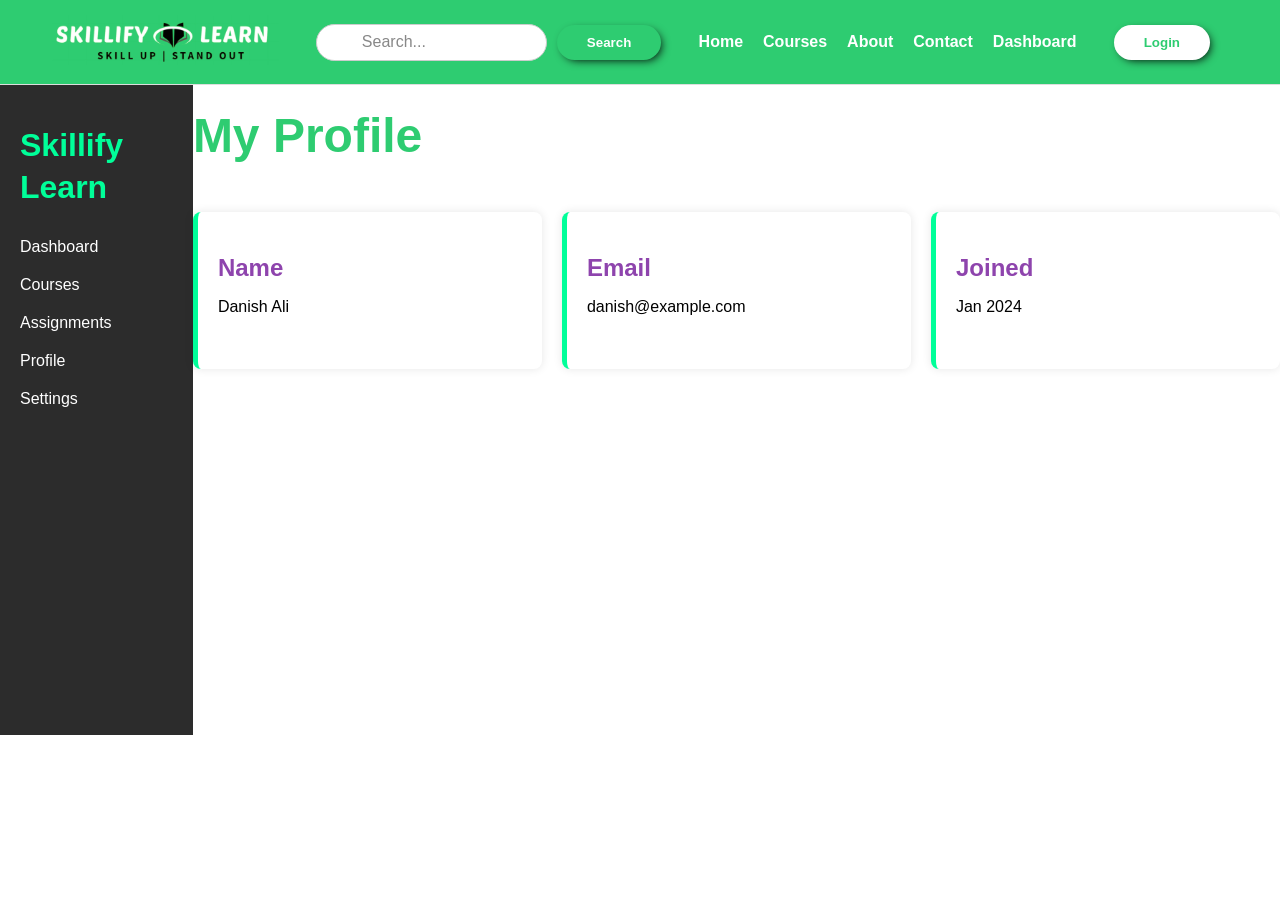
<file: profile.html>
<!DOCTYPE html>
<html lang="en">
<head>
  <meta charset="UTF-8" />
  <meta name="viewport" content="width=device-width, initial-scale=1.0"/>
  <title>Profile - Dashboard</title>
  <link rel="stylesheet" href="stylesheet.css" />
</head>
<body>

  <header class="header">
    <div class="logo">
      <a href="index.html">
        <img src="web_logo.png" alt="Logo"></a>
    </div>
  
    <div class="search-toggle" id="search">🔍</div>
  
    <div class="search-bar" id="search-bar">
      <input type="text" placeholder="Search...">
      <button>Search</button>
    </div>
  
    <nav class="navbar" id="navbar">
      <ul class="nav-menu">
            <li><a href="index.html">Home</a></li>
            <li><a href="course list.html">Courses</a></li>
            <li><a href="about.html">About</a></li>
            <li><a href="contact us.html">Contact</a></li>
            <li><a href="dashboard.html">Dashboard</a></li>

        </ul>
        
    </nav>
    
    <div class="menu-toggle" id="mobile-menu">
        ☰
      </div>
      
    <div class="auth-btn">
       <a href ="login.html">
          <button>Login</button>
          </a>
    </div>
    
    
</header>

<div class="dashboard-container">
  <!-- Sidebar -->
  <aside class="sidebar">
    <h2>Skillify Learn</h2>
    <ul>
      <li><a href="dashboard.html">Dashboard</a></li>
      <li><a href="courses.html">Courses</a></li>
      <li><a href="assignments.html">Assignments</a></li>
      <li><a href="profile.html">Profile</a></li>
      <li><a href="settings.html">Settings</a></li>
    </ul>
  </aside>

  <!-- Main Content -->
  <main class="Dashboard-content">
    <header class="topbar">
      <h1>My Profile</h1>
    </header>

    <section class="cards">
      <div class="card">
        <h3>Name</h3>
        <p>Danish Ali</p>
      </div>
      <div class="card">
        <h3>Email</h3>
        <p>danish@example.com</p>
      </div>
      <div class="card">
        <h3>Joined</h3>
        <p>Jan 2024</p>
      </div>
    </section>
  </main>
</div>


<script>
  // Mobile menu toggle
  const menuToggle = document.getElementById('mobile-menu');
  const navbar = document.getElementById('navbar');
  menuToggle.addEventListener('click', () => {
    navbar.classList.toggle('active');
  });

  // Search bar toggle
  const searchToggle = document.getElementById('search');
  console.log(searchToggle);
  
  const searchBar = document.querySelector('.search-bar');
  console.log(searchBar);
  
  searchToggle.addEventListener('click', (e) => {
      
    searchBar.classList.toggle('active');
  });
</script>

</body>
</html>
</file>
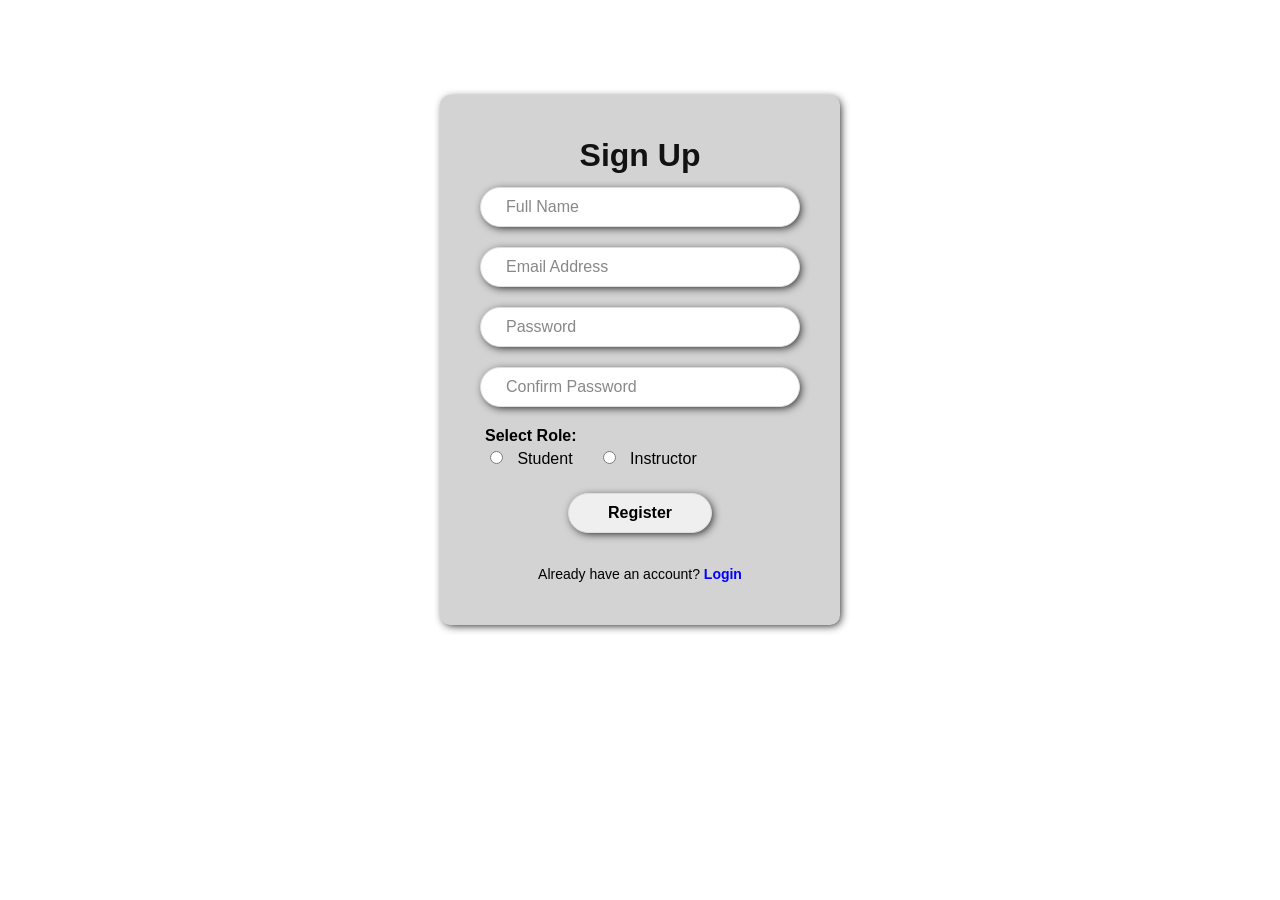
<file: registration form.html>
<!DOCTYPE html>
<html lang="en">
<head>
    <meta charset="UTF-8">
    <meta name="viewport" content="width=device-width, initial-scale=1.0">
    <title>Register | E-Learning</title>
    <link rel="stylesheet" href="stylesheet.css">


</head>

<body class ="register-body">

    <div class="register-container">
        <h2>Sign Up</h2>
        <form action="#" method="POST">
            <div class="input-box">
                <input type="text" placeholder="Full Name" required>
            </div>
            <div class="input-box">
                <input type="email" placeholder="Email Address" required>
            </div>
            <div class="input-box">
                <input type="password" placeholder="Password" required>
            </div>
        
            <div class="input-box">
                <input type="password" placeholder="Confirm Password" required>
            </div>
            <div style="text-align: start ;">
                <label style="margin-left: 25px;font-weight: 600;">Select Role:</label>
                <div class="checkbox-group">
                    <label>
                        <input type="radio" name="role" value="student" required> Student
                    </label>
                    <label>
                        <input type="radio" name="role" value="instructor" required> Instructor
                    </label>
                </div>
            </div>
            <button type="submit" class="login-btn">Register</button>
            <p class="login-link">Already have an account? <a href="login.html">Login</a></p>
        </form>
    </div>

</body>
</html>
</file>
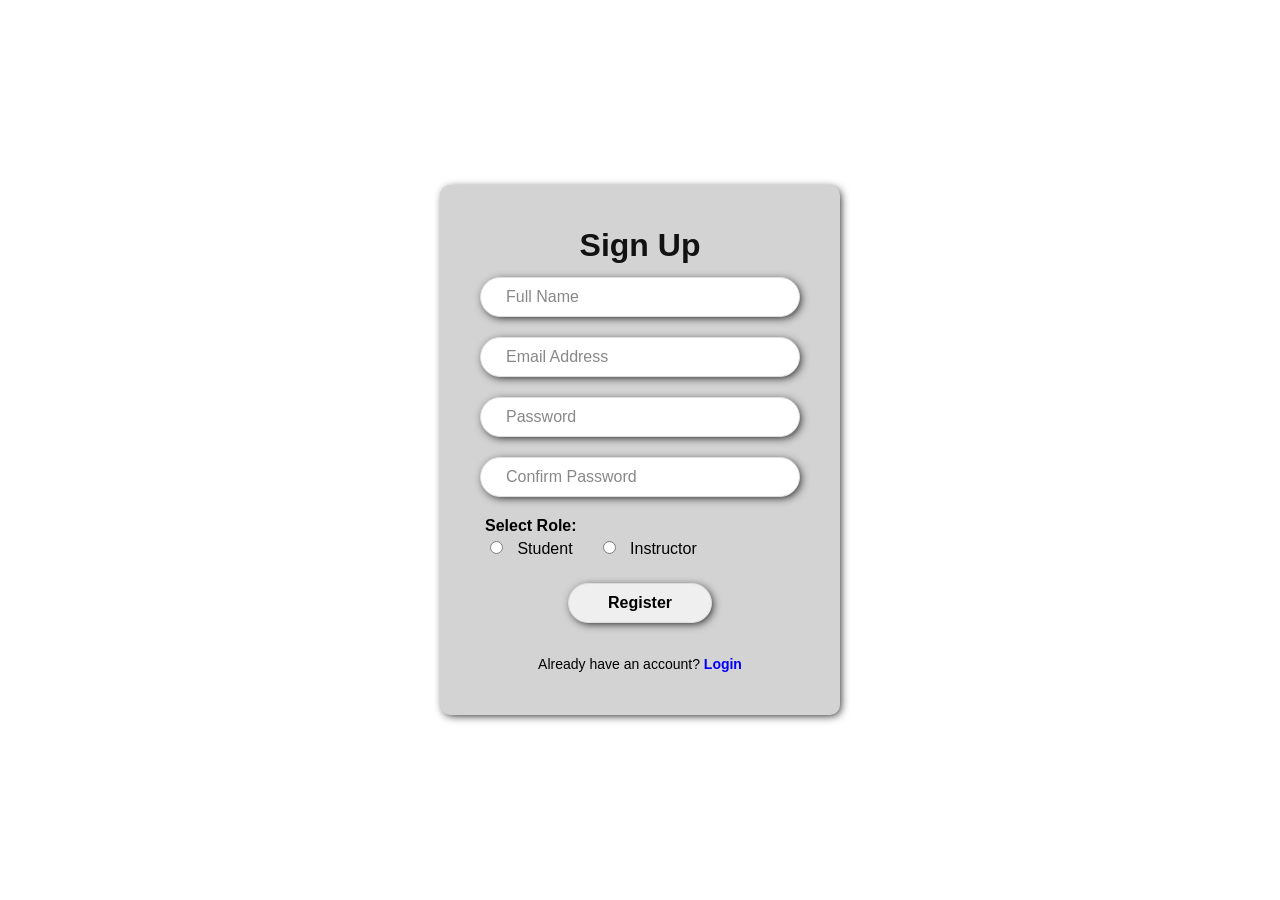
<file: registration-form.html>
<!DOCTYPE html>
<html lang="en">
<head>
    <meta charset="UTF-8">
    <meta name="viewport" content="width=device-width, initial-scale=1.0">
    <title>Register | E-Learning</title>
    <link rel="stylesheet" href="stylesheet.css">
<style>
    body{
        background: none;
        display: flex;
        justify-content: center;
        align-items: center;
        height: 100vh;
    
    }    
    </style>

</head>

<body>

    <div class="register-container">
        <h2>Sign Up</h2>
        <form action="#" method="POST">
            <div class="input-box">
                <input type="text" placeholder="Full Name" required>
            </div>
            <div class="input-box">
                <input type="email" placeholder="Email Address" required>
            </div>
            <div class="input-box">
                <input type="password" placeholder="Password" required>
            </div>
            <div class="input-box">
                <input type="password" placeholder="Confirm Password" required>
            </div>
            <div style="text-align: start ;">
                <label style="margin-left: 25px;font-weight: 600;">Select Role:</label>
                <div class="checkbox-group">
                    <label>
                        <input type="radio" name="role" value="student" required> Student
                    </label>
                    <label>
                        <input type="radio" name="role" value="instructor" required> Instructor
                    </label>
                </div>
            </div>
            <button type="submit" class="login-btn">Register</button>
            <p class="login-link">Already have an account? <a href="login.html">Login</a></p>
        </form>
    </div>

</body>
</html>
</file>
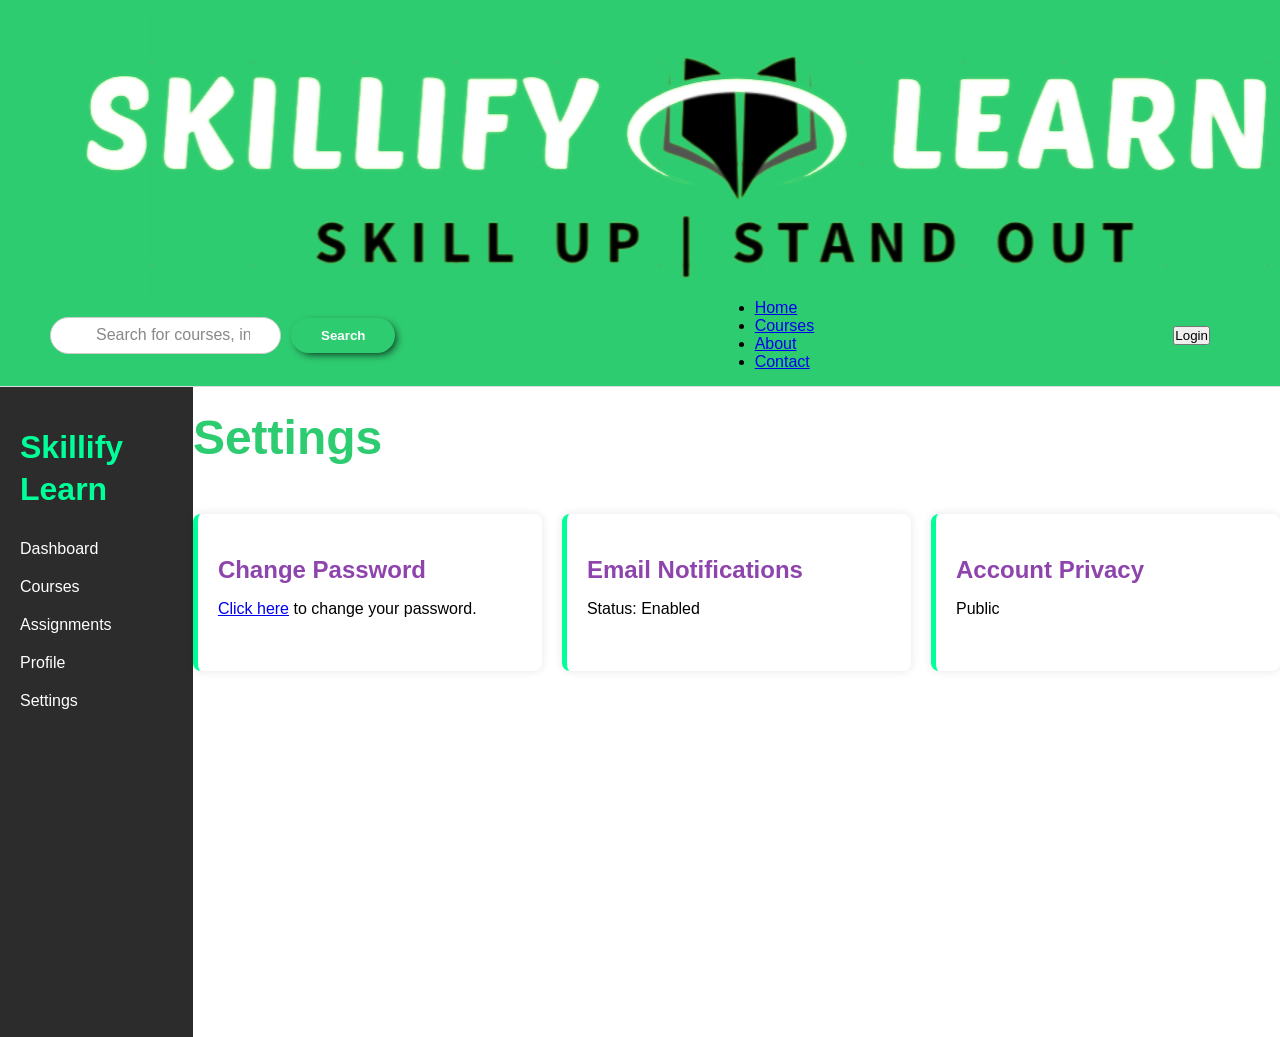
<file: setting.html>
<!DOCTYPE html>
<html lang="en">
<head>
  <meta charset="UTF-8" />
  <meta name="viewport" content="width=device-width, initial-scale=1.0"/>
  <title>Profile - Dashboard</title>
  <link rel="stylesheet" href="stylesheet.css" />
</head>
<body>

<header class="header">
  <a href="index.html" class="logo-link">
    <img src="web_logo.png" alt="skillify Learn logo" class="logo" >
  </a>
  <div class="search-bar">
    <input type="text" placeholder="Search for courses, instructors, or topics...">
    <button class="search-btn">Search</button>
  </div>
  <nav class="nav">
    <ul>
      <li><a href="index.html">Home</a></li>
      <li><a href="course list.html">Courses</a></li>
      <li><a href="about.html">About</a></li>
      <li><a href="contact us.html">Contact</a></li>
    </ul>
  </nav>
  <button class="auth-btn"><a href="login.html" style="text-decoration: none; color: black;">Login</a></button>
</header>
<div class="dashboard-container">
    <!-- Sidebar -->
    <aside class="sidebar">
      <h2>Skillify Learn</h2>
      <ul>
        <li><a href="dashboard.html">Dashboard</a></li>
        <li><a href="courses.html">Courses</a></li>
        <li><a href="assignments.html">Assignments</a></li>
        <li><a href="profile.html">Profile</a></li>
        <li><a href="settings.html">Settings</a></li>
      </ul>
    </aside>
  

<main class="Dashboard-content">
    <header class="topbar">
      <h1>Settings</h1>
    </header>
  
    <section class="cards">
      <div class="card">
        <h3>Change Password</h3>
        <p><a href="#">Click here</a> to change your password.</p>
      </div>
      <div class="card">
        <h3>Email Notifications</h3>
        <p>Status: Enabled</p>
      </div>
      <div class="card">
        <h3>Account Privacy</h3>
        <p>Public</p>
      </div>
    </section>
  </main>
  
  </div>
  

</body>
</html>
</file>
<file: stylesheet.css>
/* Google Font */
@import url('https://fonts.googleapis.com/css2?family=Poppins:wght@300;400;600&display=swap');

:root {
    --primary-green: #1abc9c;
    --accent-green: #2ecc71;
    --main-black: #121212;
    --light-bg: #f8f9fa;
    --dark-gray: #2c3e50;
    --light-gray: lightgrey;
    --highlight: #a3e635;
  }


* {
    margin: 0;
    padding: 0;
    box-sizing: border-box;
    font-family: 'Roboto', sans-serif;
}


/* Base font for all headings */
h1, h2, h3, h4, h5, h6 {
    font-family: 'Roboto', sans-serif;
    font-weight: 700;
    line-height: 1.3;
    margin-top: 20px;
    margin-bottom: 10px;
    color: #121212;
  }
  
  /* Specific sizes */
  h1 {
    font-size: 3rem;
    color: #2ecc71;
    padding-bottom: 5px;
  }
  
  h2 {
    font-size: 2rem;
    color: #121212;
  }
  
  h3 {
    font-size: 1.5rem;
    color: #8e44ad;
  }
  
  h4 {
    font-size: 1.rem;
    color: #d35400;
  }
  
  h5 {
    font-size: 1.25rem;
    color: #16a085;
    text-transform: uppercase;
  }
  
  h6 {
    font-size: 1rem;
    color: #7f8c8d;
    font-style: italic;
  }

  p {
    margin-bottom: 30px;
    line-height: 1.6;
  }
  


.login-container {
    
    padding: 20px;
    background-color: lightgrey;
    box-shadow: black 2px 2px 10px -2px;
    border-radius: 10px;
    text-align: center;
    align-content: center;
    width: 400px;
    height: 400px;
    backdrop-filter: blur(8px);
}
.register-body{
  background: none;
  display: flex;
  justify-content: center;
  align-items: center;
  height: 80vh;

}  

.register-container {
    padding: 20px;
    background-color: lightgrey;
    box-shadow: black 2px 2px 10px -2px;
    border-radius: 10px;
    text-align: center;
    align-content: center;
    width: 100%;
    max-width: 400px;
    height: 530px;
    backdrop-filter: blur(8px);
}



.input-box {
    margin: 10px 20px 20px;
}

.input-box input {
    width: 100%;
    padding: 10px;
    border: 1px solid #ddd;
    backdrop-filter: blur(8px);
    box-shadow: black 2px 2px 10px -2px;
    border-radius: 30px;
    font-size: 16px;
}

.input-box input:focus {
    border-radius: 30px;
    padding-left: 30px;
    outline: none;
    box-shadow: inset rgba(0, 0, 0, 0.595) 2px 2px 15px -2px;
}


/* form button */

.login-btn {
    border: 1px solid #ddd;
    box-shadow: black 2px 2px 10px -2px;
    border-radius: 30px;
    direction: none;
    width: 40%;
    padding: 10px;
    cursor: pointer;
    font-size: 16px;
    font-weight: 600;
    margin-bottom: 20px;
  }

.login-btn a {
  text-decoration: none;
  color: #000000;
}


.login-btn:hover {
    border-radius: 30px;
    color: #2ee616;
    font-weight: 600;
    box-shadow: inset rgba(0, 0, 0, 0.595) 3px 3px 5px 1px;
    
}

.login-btn:hover a {
  color: #2ee616;
  text-shadow: #fc0000  3px 3px 15px 5px;

}

.register-link {
    margin-top: 10px;
    font-size: 14px;
}

.register-link a {
    color: blue;
    text-decoration: none;
    font-weight: 600;
}

.register-link a:hover {
    text-decoration: underline;
}

.login-link {
    margin-top: 10px;
    font-size: 14px;
}

.login-link a {
    color:blue;
    text-decoration: none;
    font-weight: 600;
}

.login-link a:hover {
    text-decoration: underline;
}

.checkbox-group {
    display: flex;
    flex-direction: row;
    align-items: flex-start;
    gap: 30px;
    margin: 5px 0 25px 30px;
}

.checkbox-group label {
    font-size: 16px;
    cursor: pointer;
}

.checkbox-group input {
    margin-right: 10px;
    cursor: pointer;
}

::placeholder {
    color: #121212;
    font-size: 16px;
    padding-left: 15px;
    opacity: 0.5;
}


/* Header and Navigation */
  
.header {
  display: flex;
  align-items: center;
  justify-content: space-between;
  padding:15px 70px 15px 50px;
  flex-wrap: wrap;
  background-color: #2ecc71;
  border-bottom: 1px solid #ddd;
}

.logo img {
  height: 50px;
}

.search-bar {
  display: flex;
  align-items: center;
  gap: 10px;
}

.search-bar input {
  padding: 10px 30px;
  border: 1px solid #ccc;
  border-radius: 50px;
}

.search-bar input:focus {
  border-radius: 50px;
  padding-left: 30px;
  outline: none;
  box-shadow: inset rgba(0, 0, 0, 0.595) 2px 2px 15px -2px;
}

.search-bar button {
  padding: 10px 30px;
  background-color: #2ecc71;
  color: #ffffff;
  box-shadow: rgb(0, 0, 0) 3px 3px 10px -3px;
  font-weight: bold;
  border: none;
  border-radius: 50px;
  cursor: pointer;
}
.search-bar button:hover {
  background-color: #2ecc71;
  color: white;
  box-shadow: inset #000000 3px 3px 10px -3px;
}


.navbar {
  display: flex;
}

.nav-menu {
  display: flex;
  list-style: none;
  gap: 20px;
  
}

.nav-menu a {
  text-decoration: none;
  color: #ffffff;
  font-weight: 600;
}
.nav-menu a:hover {
  color: #000000;
}
.nav-menu li:hover {
  border-bottom: #000000 2px solid;
  transition: 0.2s;
}

.auth-btn button {
  padding: 10px 30px;
  background-color: #ffffff;
  color: #2ecc71;
  box-shadow: rgb(0, 0, 0) 3px 3px 10px -3px;
  font-weight: bold;
  border: none;
  border-radius: 50px;
  cursor: pointer;
}


.auth-btn button:hover {
  background-color: #2ecc71;
  color: white;
  box-shadow: inset #000000 3px 3px 10px -3px;
}


.menu-toggle {
  display: none;
  font-size: 26px;
  cursor: pointer;
}

.search-toggle {
  display: none;
  font-size: 22px;
  cursor: pointer;
  margin-left: 10px;
}

.main-content {
  background-image: url('https://images.unsplash.com/photo-1518655048521-f130df041f66?q=80&w=2070&auto=format&fit=crop&ixlib=rb-4.0.3&ixid=M3wxMjA3fDB8MHxwaG90by1wYWdlfHx8fGVufDB8fHx8fA%3D%3D');
    padding: 0px;
    background-repeat: no-repeat;
    background-size: cover;
    background-position: top;
    height: 650px;
    text-align: center;
    align-content: center;

}

.main-content p{
    font-size: 1.2rem;
    color: #000000;
    margin-bottom: 20px;
    
}

.main-content h2 {
    color: #2ecc71;
    font-size: 2.5rem;
}

.explore-btn {
  background-color: #2ecc71;
  color: white;
  padding: 12px 25px;
  border: none;
  box-shadow: rgb(0, 0, 0) 2px 2px 10px 1px;
  border-radius: 30px;
  font-size: 16px;
  font-weight: 600;
  cursor: pointer;
  transition: 0.3s;
}

.explore-btn:hover {
  background: #27ae60;
    box-shadow: inset #000000 3px 3px 10px -3px;
}



.footer-container {
    background: #333;
    color: white;
    padding: 40px 60px;
    margin: 0;
    display: flex;
    align-items: center;
    align-content: center;
    text-align: left;
    flex-direction: row;
    justify-content: center;
    justify-content: space-evenly;
    flex-wrap: wrap; /* for responsive layout */
}



.footer-container p{
    padding : 0px 70px 0px 70px;
    color: #ffffff;
    text-align: left;
}

.footer-logo {
    margin-left: 40px;
    margin-bottom: -30px;
    width: 30%;

}


.footer-container h4 {
    color: #2ecc71;
    font-size: 1rem;
    margin-bottom: 20px;
}
.footer-list {
    list-style: none;
    padding: 0;
    margin: 0;
    display: flex;
    flex-direction: column;
    gap: 10px;    
}

.footer-list a {
    color: #ffffff;
    text-decoration: none;
    font-size: .8rem;
    font-weight: 600;
}
.footer-list a:hover {
    text-decoration: underline;
    color: #fff;
}

footer p {
  text-align: center;
  margin-top: 10px;
  margin-bottom: 10px;
  justify-content: center;
  font-size: 1rem;
  color: #555;
}
footer span {
  color: #2ecc71;
  font-weight: 600;
}





/* Course List and Cards */
.our-courses{
    padding: 0px 20px 60px 20px;
    margin-bottom: 100px;
    background: #f8f9fa;
    text-align: center;
    height: 650px;
    align-content: center;
    background-image: url('https://images.unsplash.com/photo-1488190211105-8b0e65b80b4e?q=80&w=2070&auto=format&fit=crop&ixlib=rb-4.0.3&ixid=M3wxMjA3fDB8MHxwaG90by1wYWdlfHx8fGVufDB8fHx8fA%3D%3D'); ;
    background-repeat: no-repeat;
    background-size: cover;
    background-position: center;
}

.course-intro{

    background: #05050586;
    text-align: center;
    align-content: center;
}

.our-courses p{
    margin-bottom: 20px;
    color: #ffffff;
    font-size: 1.2rem;
}

.course-list{
    display: flex;
    flex-direction: row;
    flex-wrap:  wrap;
    align-items: center;
    justify-content: center;
    gap: 20px;
    margin: 0px 60px 60px 60px;
}

.course-card{
    background: #C3EDC0;
    border-radius: 10px;
    padding: 10px;
    box-shadow: black 2px 2px 10px -4px;
    width: 300px;
    height: 450px;
    text-align: center;
    margin-bottom: 30px;
}

.course-card:hover {
    background: #c3edc0d2;
    box-shadow: black 2px 2px 10px -1px;
}

.course-price-rating {
    padding: 0 20px 0 20px;
    display: flex;
    justify-content: space-between;
    align-items: center;
    font-size: 1.2rem;
    margin-top: 20px;
}

.course-price {
    color: #27ae60; /* Green color for the price */
    font-weight: bold;
}

.course-rating {
    color: #f39c12; /* Yellow color for the rating */
    font-size: smaller;
}
.course-image{
   
    border-radius: 10px;
    object-fit: cover;
}


.enroll-btn {
    background: #2ecc71;
    color: white;
    padding: 10px 20px;
    border: none;
    box-shadow: black 2px 2px 10px -2px;
    border-radius: 50px;
    cursor: pointer;
    margin-top: 20px;
    font-weight: 600;
    font-size: 16px;
}
.enroll-btn:hover {
    background: #27ae60;
    box-shadow: inset rgba(0, 0, 0, 0.595) 3px 3px 10px -1px;
}


.RecentCourses{

    padding: 40px 20px 40px 20px;

}

.RecentCourses h2{
    text-align: center;
    margin-bottom: 60px;
}

.company-section{
    padding: 40px 20px 40px 20px;
    border-radius: 10px;
    margin-bottom: 50px;
}
.company-section h6{
    text-align: center;
    margin-bottom: 40px;
}

.logos-container{
    display: flex;
    flex-direction: row;
    flex-wrap: wrap;
    align-items: center;
    justify-content: center;
    gap: 60px;
}


/* contact us page */

.contact-us{
    padding: 0px 20px 60px 20px;
    background-color: #000000;
    text-align: center;
    height: 650px;
    align-content: center;
    background-position: bottom;
}


.contact-us p{
    margin-bottom: 20px;
    color: #ffffff;
    font-size: 1.2rem;
}


.contact-section {
    padding: 60px 100px;

  }
  
  .contact-container {
    display: flex;
    flex-wrap: wrap;
    gap: 50px;
    justify-content: center;
  }
  
  .contact-form {
    background-color: lightgray;
    padding: 20px 50px;
    width: 40%;
    border-radius: 10px;
  }
  
  .contact-form h2 {
    text-align: center;
    margin-bottom: 20px;
  }
  
  .contact-form input,
  .contact-form textarea {
    width: 100%;
    padding: 10px;
    border: 1px solid #ddd;
    box-shadow: black 2px 2px 10px -2px;
    border-radius: 10px;
    font-size: 16px;
    margin-bottom: 20px;
  }

  .contact-form input:focus,
  .contact-form textarea:focus {
    border-radius: 10px;
    border: solid 1px #ddd;
    outline : none;
    padding-left: 20px;
    box-shadow: inset rgba(0, 0, 0, 0.595) 2px 2px 15px -2px;
  }
  
  .contact-form button {
    border: 1px solid #ddd;
    box-shadow: black 2px 2px 10px -2px;
    border-radius: 30px;
    width: 40%;
    padding: 10px;
    cursor: pointer;
    font-size: 16px;
    font-weight: 600;
    margin-bottom: 20px;
  }
  
  .contact-form button:hover {
    border-radius: 30px;
    color: #2ee616;
    font-weight: 600;
    box-shadow: inset rgba(0, 0, 0, 0.595) 2px 2px 15px -2px;
  }
  
  .contact-info {
    width: 50%;
  }
  

  .info-icons {
    display: flex;
    flex-wrap: wrap;
    gap: 20px;
    margin-bottom: 10px;
    text-align: center;
  }
  
  .info-box {
    display: flex;
    flex-direction: column;
    align-items: center;
    justify-content: center;
    gap: 15px;
    width: 45%;
  }
  
  .info-box img {
    width: 30px;
    height: 30px;
    margin-bottom: -10px;
  }
  

  
  .map iframe {
    width: 100%;
    border: none;
    border-radius: 8px;
  }
  .contact-image-container {
    position: relative;
    width: 100%;
    height: 400px;
    margin-bottom: 20px;
    overflow: hidden;
    border-radius: 10px;
    display: flex;
    justify-content: center;
    
  }
  
  .contact-image {
    align-content: center;
    width: 80%;
    height: 100%;
    object-fit: cover;
    border-radius: 10px;
     /* darken the image */
  }

  
  .overlay-text {
    position: absolute;
    top: 50%;
    left: 50%;
    transform: translate(-50%, -50%);
    color: white;
    text-align: center;    
    padding: 20px;
    border-radius: 10px;
  }
  

  /* about us page */

.about-us{
    padding: 60px;
    height: 650px;
    text-align: center;
    align-content: center;
    background-image: url('https://i.pinimg.com/736x/a3/7b/05/a37b05d6c5f3b4fecdc728a2e378ca0a.jpg');
    background-repeat: no-repeat;
    background-size: cover;
}

.about-us h2{
    margin-bottom: 20px;
    color: #ffffff;
    font-size: 3rem;
}
.about-us p{
    margin-bottom: 20px;
    color: #ffffff;
    font-size: 1.2rem;
    text-align: center;
}

  .mission-vision {
    display: flex;
    flex-wrap: wrap;
    gap: 40px;
    justify-content: center;
    align-items: stretch; /* or center */
    width: 100%; /* make full width so content has space */
    margin-top: 50px;
  }
  
  .mission, .vision {
    flex: 1 1 400px;
    max-width: 500px;
    background-color: #2c2c2c;
    padding: 30px;
    border-radius: 10px;
    border-left: 4px solid #00ff99;
    box-shadow: 0 0 10px rgba(0, 255, 153, 0.804);
  }
  
  
  .mission h3, .vision h3 {
    color: #00ff99;
    margin-bottom: 10px;
  }
  
  .mission p, .vision p {
    color: #ffffff;
    margin-bottom: 10px;
  }


  

  .feature-section {
    padding: 80px 20px;
  }
  
  .feature-content {
    height: 500px;
    max-width: 1000px;
    margin: auto;
    text-align: center;
    align-content: center;
  }
  
  .features {
    display: flex;
    justify-content: center;
    flex-wrap: wrap;
    margin-top: 40px;
    gap: 30px;
  }
  
  .feature-box {
    background: #00ff99;
    padding: 20px;
    border-radius: 10px;
    align-content: center;
    width: 280px;
    transition: 0.3s ease;
    border: 1px solid #00ff99;
  }
  
  
  .feature-box img {
    width: 60px;
  }
  
  .menu-icon {
    display: none;
    font-size: 28px;
    color: white;
    cursor: pointer;
  }

 



/* dashboard */

.Dashboard-content{
  width : 100%;
}

.dashboard-container {
  display: flex;
  height: 650px;
  width: 100%;
}

/* Sidebar Styling */
.sidebar {
  width: 220px;
  background-color: #2c2c2c;
  color: white;
  padding: 20px;
}

.sidebar h2 {
  margin-bottom: 30px;
  color: #00ff99;
}

.sidebar ul {
  list-style: none;
}

.sidebar ul li {
  margin-bottom: 20px;
}

.sidebar ul li a {
  color: white;
  text-decoration: none;
  transition: 0.3s;
}

.sidebar ul li a:hover {
  color: #00ff99;
}


/* Topbar */
.topbar {
  display: flex;
  justify-content: space-between;
  align-items: center;
  margin-bottom: 30px;
}

.topbar input {
  padding: 8px 15px;
  border-radius: 5px;
  border: 1px solid #ccc;
}

/* Cards */
.cards {
  display: flex;
  gap: 20px;
  flex-wrap: wrap;
}

.card {
  background-color: white;
  padding: 20px;
  flex: 1 1 250px;
  border-left: 5px solid #00ff99;
  box-shadow: 0 0 10px rgba(0,0,0,0.1);
  border-radius: 8px;
}




/* Responsive Styles */
@media (max-width: 768px) {
  .header{
    display: flex;
    align-items: center;
    justify-content: space-between;
    padding:15px 10px 15px 10px;
    flex-wrap: wrap;
    background-color: #2ecc71;
  }
  .search-bar {
    order: 3;
    width: 60%;
    margin-top: 10px;
  }

  .nav-menu {
    display: none;
    flex-direction: column;
  }

  .nav-menu a {
    padding: 10px 0;
    color: black;
  }

  .nav-menu li:hover {
    border-bottom: none;
  }

  .navbar.active .nav-menu {
      display: flex;
      position: absolute;
      top: 80px;
      left: 0;
      padding: 20px 20px;
      width: 100%;
      background-color: #f5f5f5;
      border-bottom: none;
  }

  .menu-toggle {
    display: block;
  }

  .search-bar {
      display: none;
      width: 100%;
      margin-top: 10px;
      left: 0;
      position: absolute;
      top: 75px;
      padding: 20px 20px;
      background-color: #ababab;
    }
  
     .active {
      display: flex;

    }
  
    .search-toggle {
      display: block;
    }
  
    .search-bar input {
      flex: 1;
    }
}
</file>
